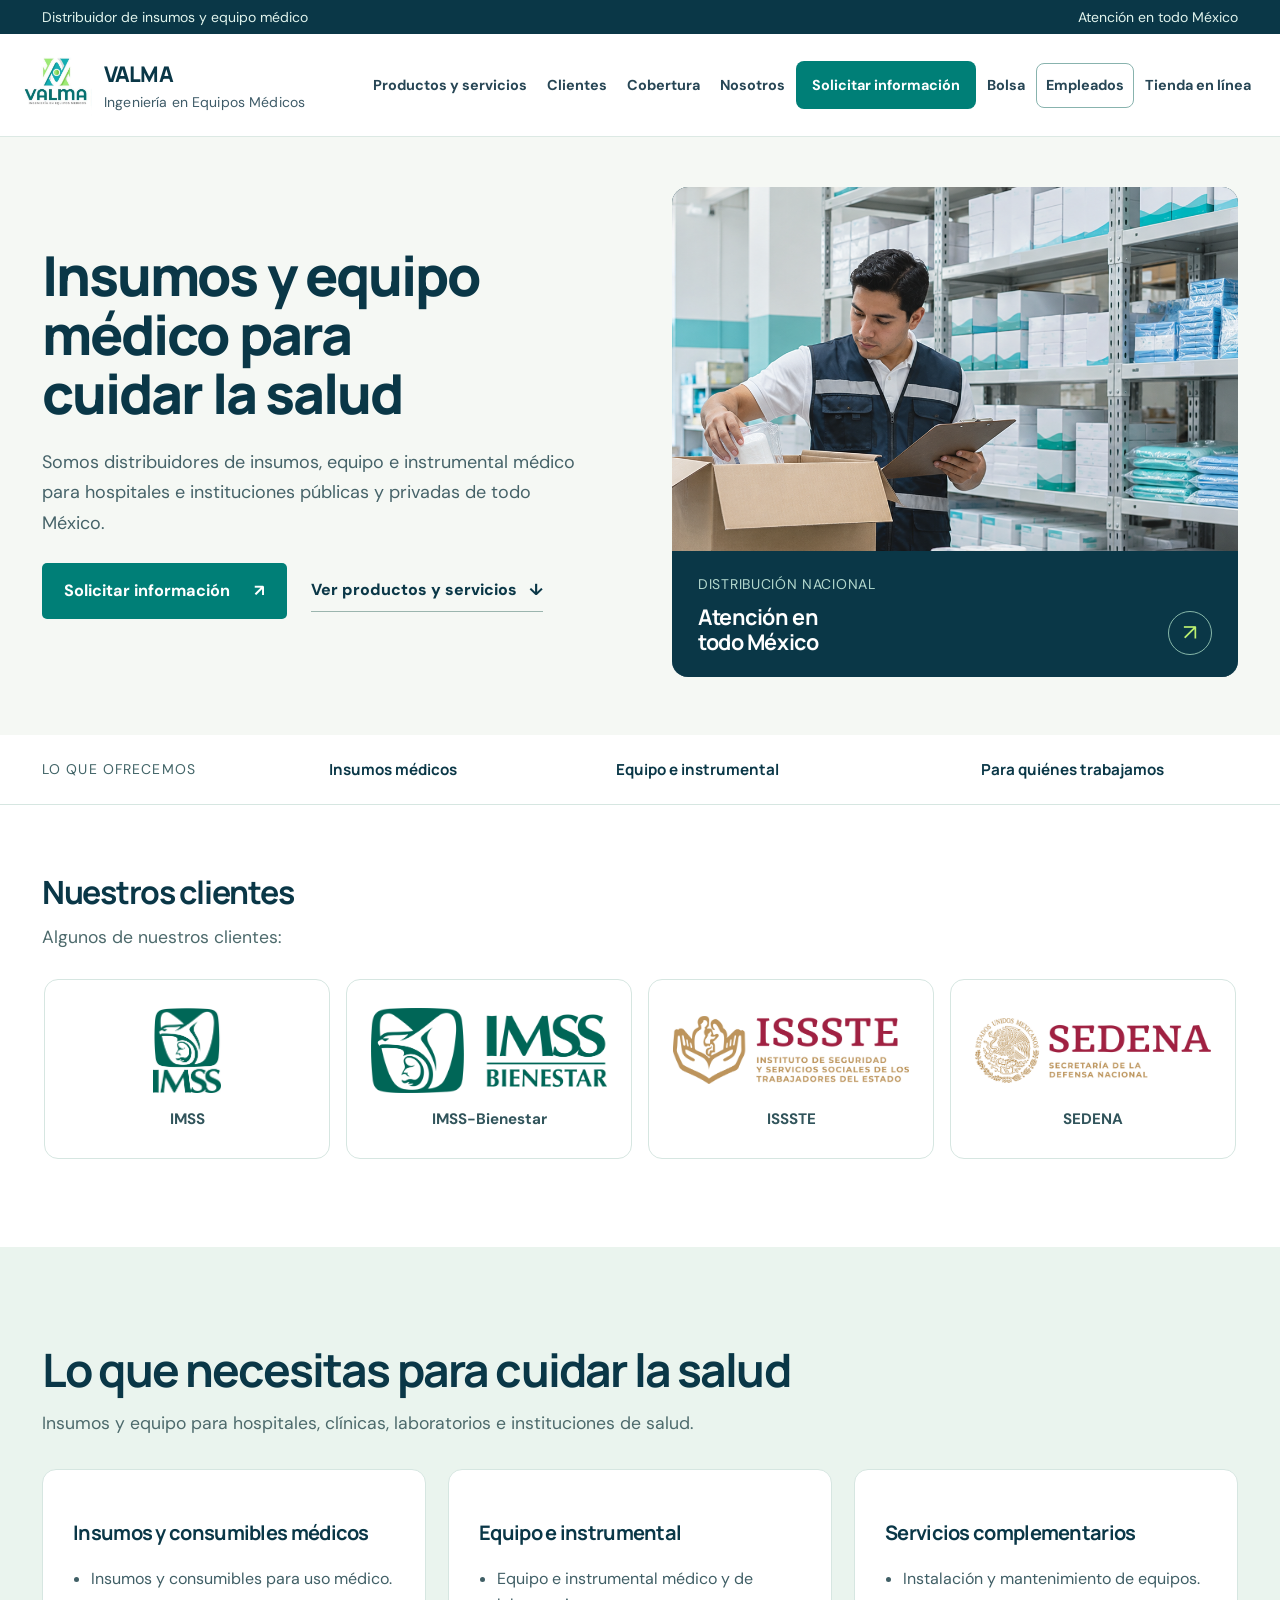
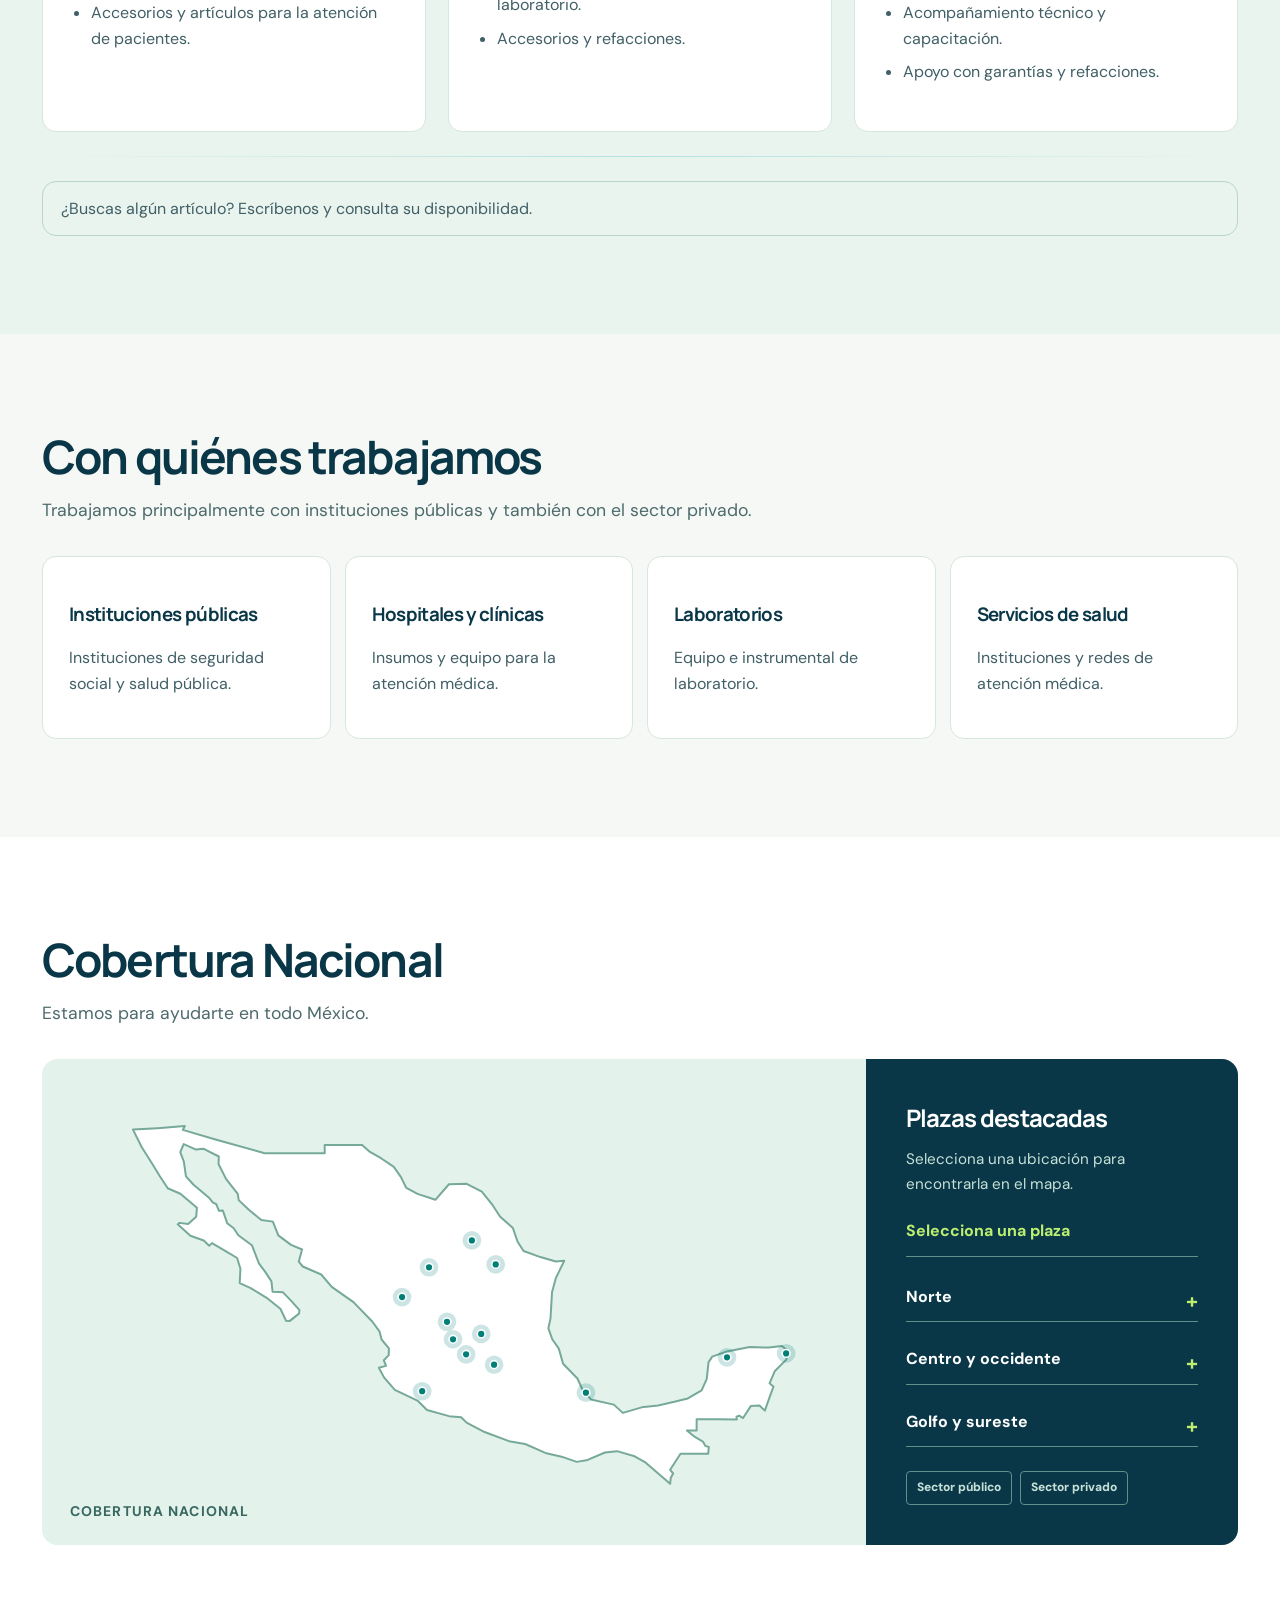
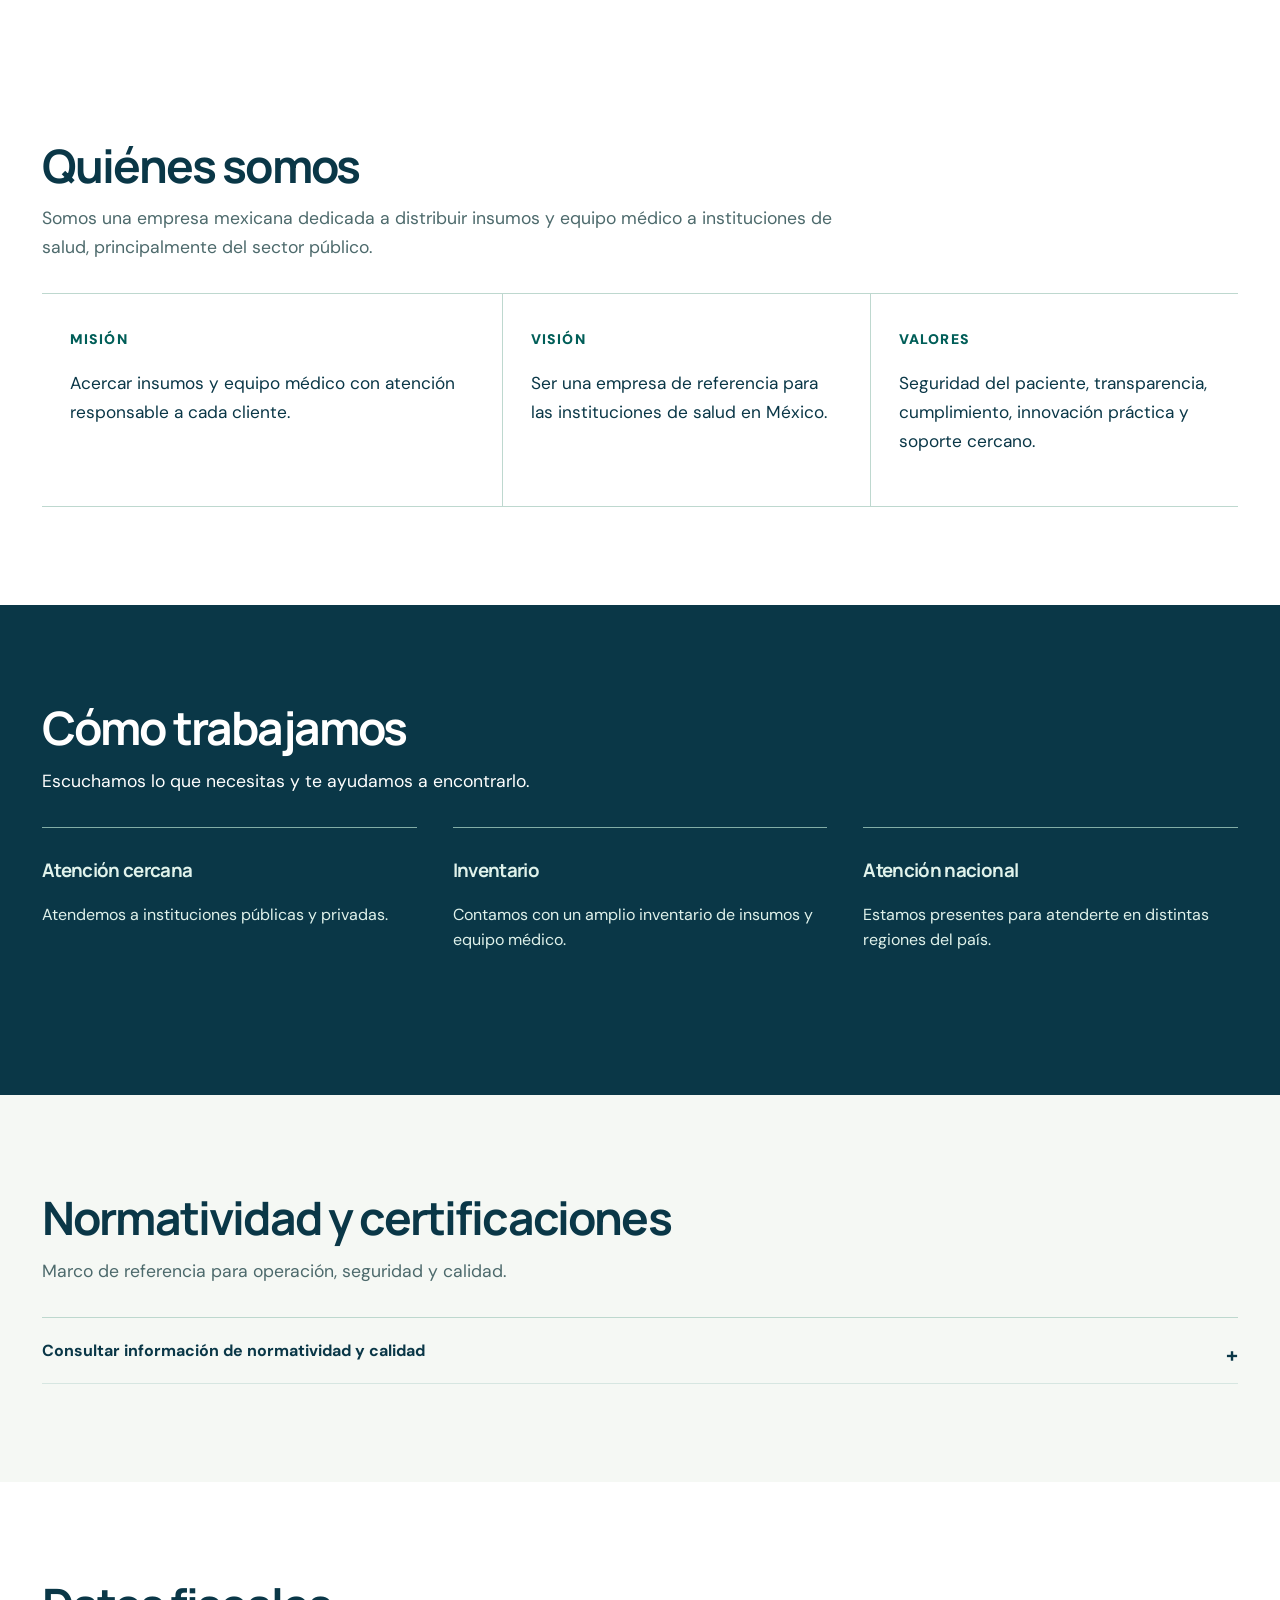
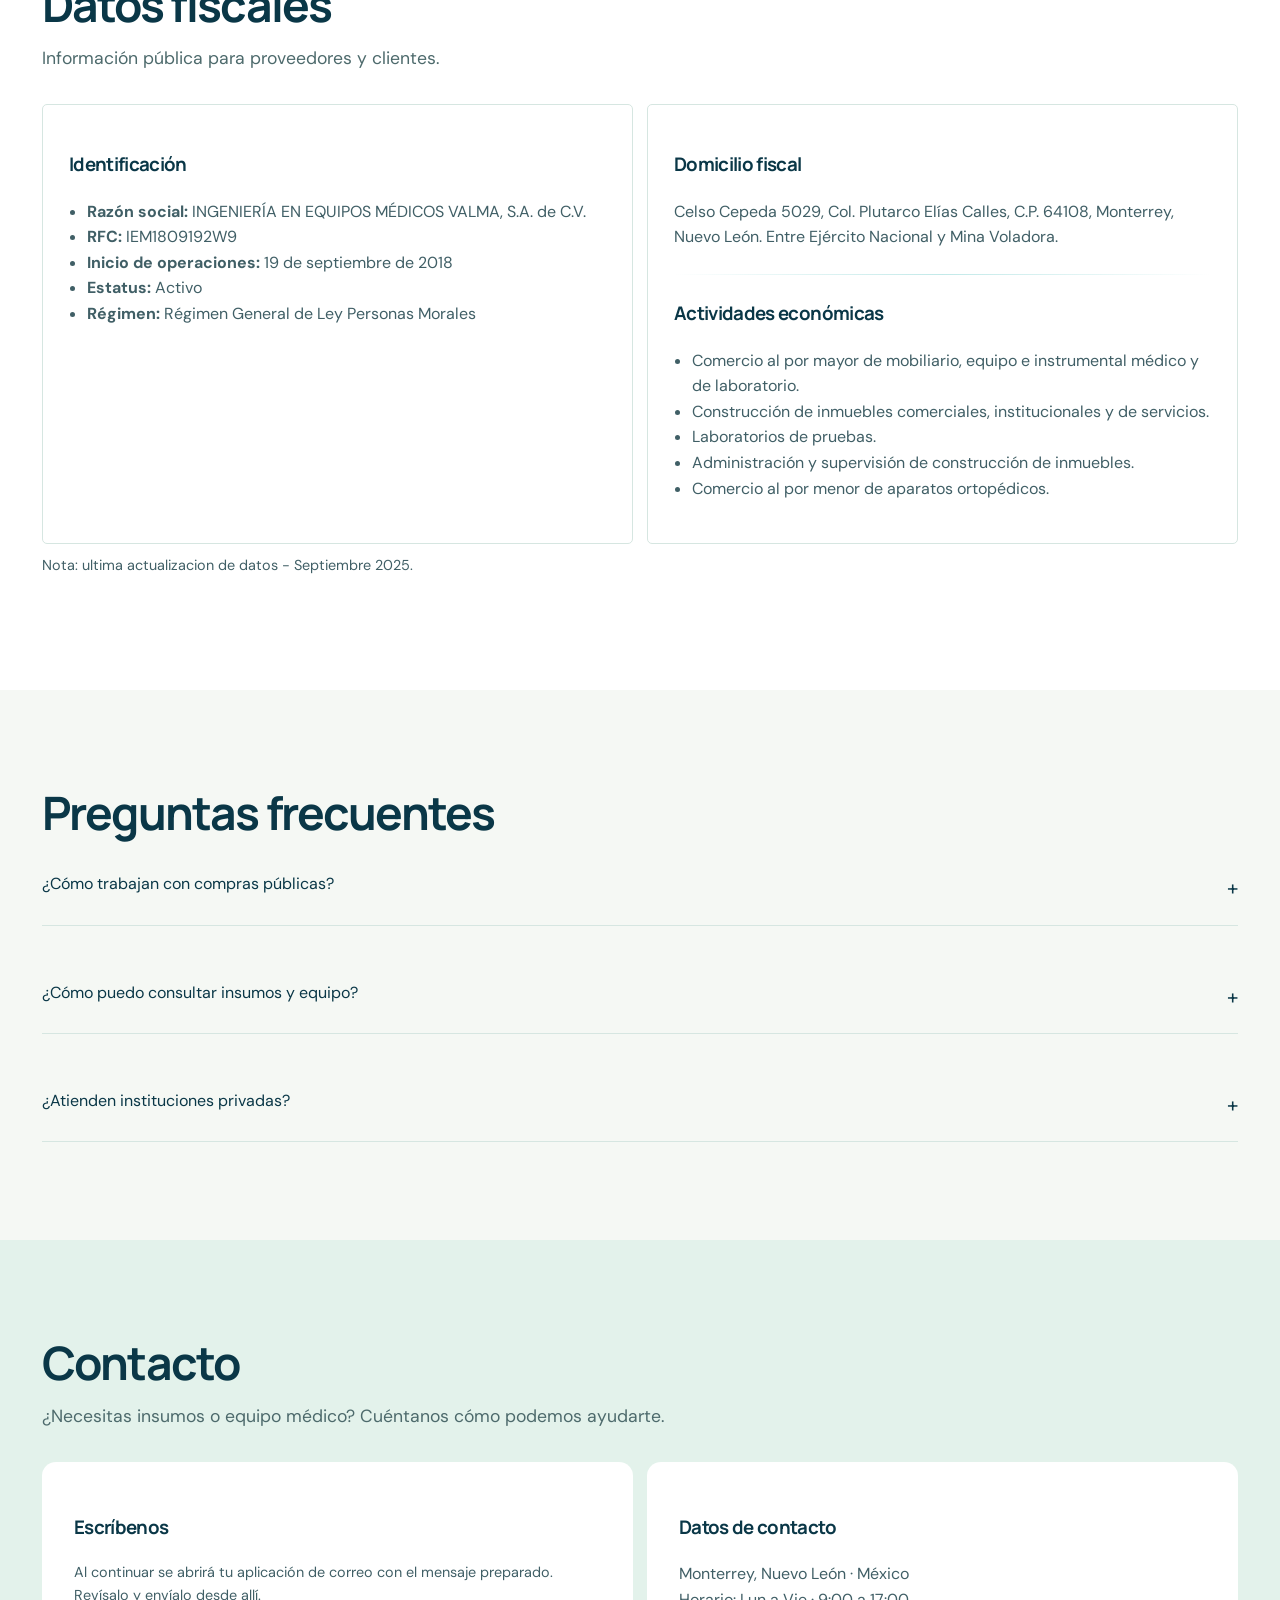
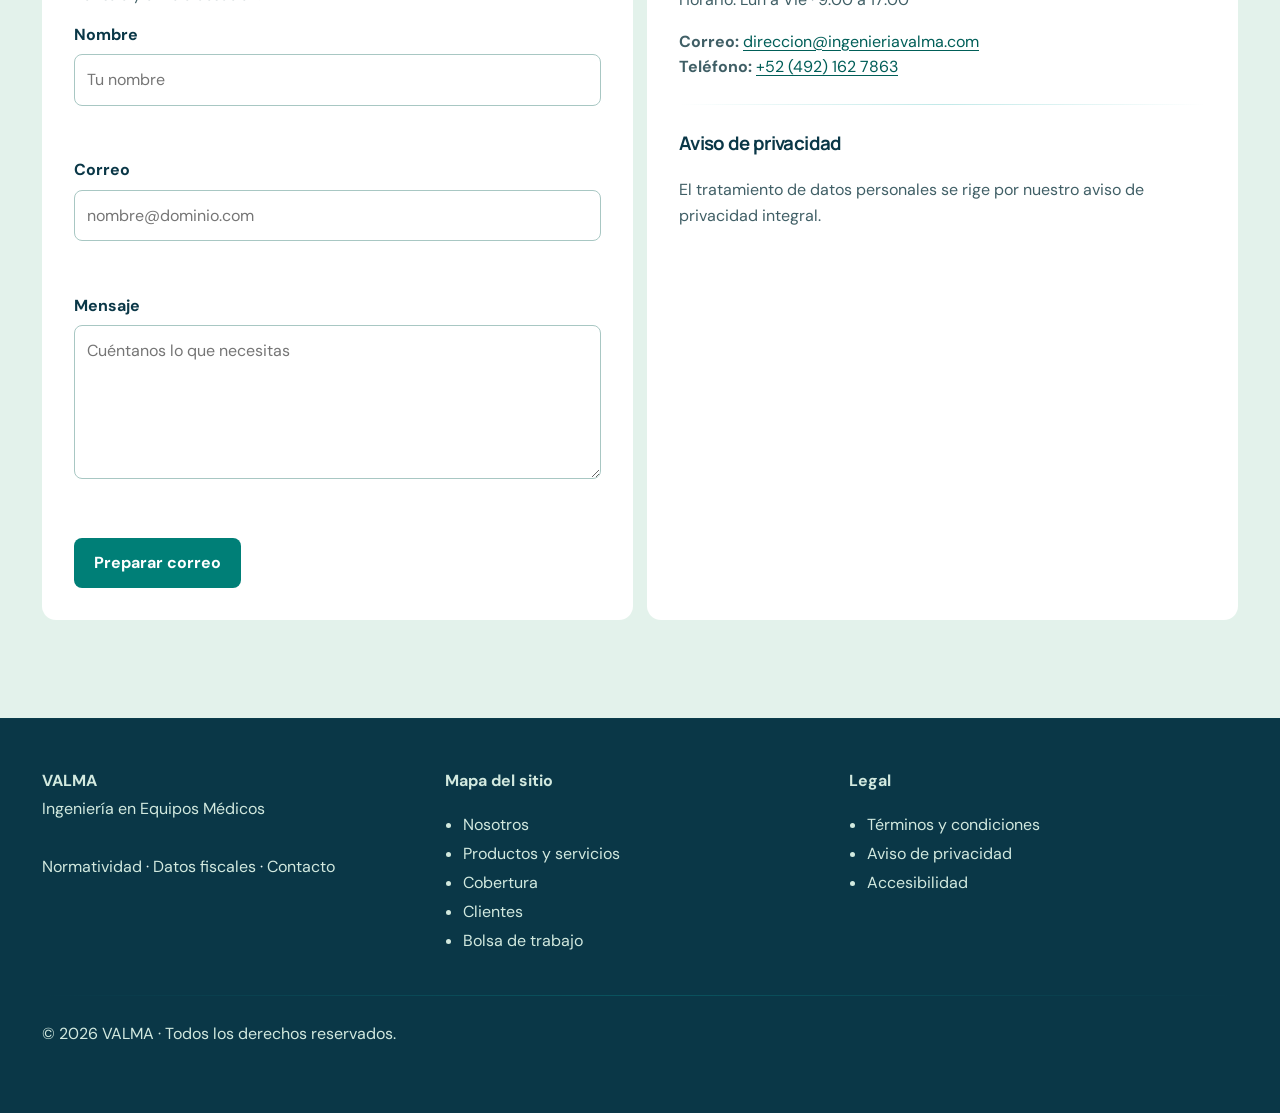
<file: index.html>
<!DOCTYPE html>
<html lang="es">

<head>
    <meta charset="utf-8" />
    <meta name="viewport" content="width=device-width, initial-scale=1" />
    <title>VALMA | Distribuidor de insumos y equipo médico</title>
    <link rel="canonical" href="https://ingenieriavalma.com/">
    <meta name="description"
        content="Distribuidor de insumos, equipo e instrumental médico para hospitales e instituciones de salud en todo México.">
    <link rel="preconnect" href="https://fonts.googleapis.com">
    <link rel="preconnect" href="https://fonts.gstatic.com" crossorigin>
    <style>
        :root {
            --teal-900: #0c4a4a;
            --teal-700: #0f6b6a;
            --teal-500: #0aa7a5;
            --lime-400: #6bd36b;
            --slate-900: #0b1220;
            --slate-600: #2a3550;
            --slate-100: #f4f7fb;
            --white: #ffffff;
            --radius-2xl: 22px;
            --shadow-lg: 0 22px 60px rgba(15, 23, 42, .12);
            --shadow-sm: 0 10px 20px rgba(15, 23, 42, .10);
            --anchor-offset: 110px;
            /* altura del header para corregir anclas */
        }

        * {
            box-sizing: border-box
        }

        html,
        body {
            margin: 0;
            padding: 0;
            font-family: "DM Sans", system-ui, Segoe UI, Roboto, Helvetica, Arial, sans-serif;
            background: var(--slate-100);
            color: #10222f
        }

        a {
            text-decoration: none;
            color: inherit
        }

        img {
            max-width: 100%;
            display: block
        }

        ul {
            padding-left: 18px
        }

        .wrap {
            max-width: 1260px;
            margin: auto;
            padding: 0 22px
        }

        .muted {
            color: #587380
        }

        .accent {
            color: var(--teal-700)
        }

        .divider {
            height: 1px;
            background: linear-gradient(90deg, rgba(10, 167, 165, 0), rgba(10, 167, 165, .25), rgba(10, 167, 165, 0));
            margin: 24px 0
        }

        /* Offset anclas */
        [id] {
            scroll-margin-top: var(--anchor-offset);
        }

        /* Header */
        .header {
            position: sticky;
            top: 0;
            z-index: 60;
            background: rgba(255, 255, 255, .75);
            backdrop-filter: blur(10px);
            border-bottom: 1px solid rgba(15, 107, 106, .08)
        }

        .nav {
            display: flex;
            align-items: center;
            justify-content: space-between;
            padding: 14px 0
        }

        .brand {
            display: flex;
            align-items: center;
            gap: 12px
        }

        .brand img {
            width: 46px;
            height: 46px;
            object-fit: contain;
            filter: drop-shadow(0 6px 10px rgba(0, 0, 0, .08))
        }

        .brand .title {
            font-weight: 900;
            letter-spacing: .3px;
            color: var(--teal-700);
            font-size: 1.22rem
        }

        .tag {
            font-size: .75rem;
            color: #3e5b68
        }

        .menu {
            display: flex;
            gap: 12px;
            flex-wrap: wrap
        }

        .menu a {
            padding: 8px 10px;
            font-size: .95rem;
            border-radius: 12px;
            font-weight: 800;
            color: #274655
        }

        .menu a:hover {
            background: rgba(10, 167, 165, .08)
        }

        .cta {
            background: linear-gradient(135deg, var(--teal-500), var(--teal-700));
            color: #fff;
            padding: 10px 16px;
            border-radius: 14px;
            font-weight: 900;
            box-shadow: var(--shadow-sm)
        }

        .ghost {
            border: 2px solid rgba(15, 107, 106, .25);
            padding: 9px 14px;
            border-radius: 14px;
            font-weight: 800;
            color: var(--teal-700)
        }

        /* Banner legal mini */
        .topnote {
            background: #e9f7f7;
            border-bottom: 1px solid rgba(15, 107, 106, .12);
            padding: 6px 0;
            font-size: .9rem;
            color: #30555f
        }

        /* Hero */
        .hero {
            position: relative;
            overflow: hidden;
            background: radial-gradient(1200px 500px at 10% -10%, rgba(107, 211, 107, .25), transparent), radial-gradient(1200px 600px at 110% -20%, rgba(10, 167, 165, .25), transparent), linear-gradient(180deg, #ffffff 0%, #eef7f7 100%);
        }

        .hero .wrap {
            display: grid;
            grid-template-columns: 1.1fr .9fr;
            gap: 40px;
            align-items: center;
            padding: 80px 22px
        }

        .pill {
            display: inline-flex;
            align-items: center;
            gap: 8px;
            padding: 8px 12px;
            border-radius: 999px;
            background: rgba(10, 167, 165, .1);
            color: var(--teal-700);
            font-weight: 900
        }

        .hero h1 {
            margin: 14px 0 12px;
            font-weight: 900;
            line-height: 1.05;
            font-size: clamp(2.3rem, 4.6vw, 3.4rem);
            color: var(--teal-900)
        }

        .hero p {
            margin: 0 0 24px;
            color: #375361;
            font-size: 1.1rem
        }

        .buttons {
            display: flex;
            gap: 12px;
            flex-wrap: wrap
        }

        .buttons .cta,
        .buttons .ghost {
            padding: 12px 18px;
            font-size: 1.02rem
        }

        /* Sections */
        section {
            padding: 70px 0
        }

        h2.section-title {
            font-size: clamp(1.6rem, 2.6vw, 2.2rem);
            margin: 0 0 10px;
            color: var(--teal-900)
        }

        p.section-sub {
            margin: 0 0 22px;
            color: #3a5663
        }

        .grid {
            display: grid;
            gap: 22px
        }

        .grid-2 {
            display: grid;
            gap: 22px
        }

        .grid-3 {
            display: grid;
            gap: 22px
        }

        .grid-4 {
            display: grid;
            gap: 22px
        }

        @media(min-width:900px) {
            .grid-2 {
                grid-template-columns: repeat(2, 1fr)
            }

            .grid-3 {
                grid-template-columns: repeat(3, 1fr)
            }

            .grid-4 {
                grid-template-columns: repeat(4, 1fr)
            }

            .hero .wrap {
                padding: 100px 22px
            }
        }

        /* Cards & chips */
        .card {
            background: #fff;
            border: 1px solid rgba(15, 107, 106, .12);
            border-radius: var(--radius-2xl);
            padding: 20px;
            box-shadow: var(--shadow-lg)
        }

        .card:hover {
            transform: translateY(-2px);
            transition: .25s
        }

        .chip {
            display: inline-flex;
            align-items: center;
            gap: 8px;
            background: rgba(10, 167, 165, .08);
            border: 1px solid rgba(10, 167, 165, .16);
            color: var(--teal-700);
            padding: 6px 10px;
            border-radius: 999px;
            font-weight: 900;
            font-size: .85rem
        }

        /* Reveal */
        .reveal {
            opacity: 0;
            transform: translateY(16px);
            transition: opacity .6s ease, transform .6s ease
        }

        .reveal.show {
            opacity: 1;
            transform: none
        }

        /* Table */
        table {
            width: 100%;
            border-collapse: collapse
        }

        th,
        td {
            padding: 10px 12px;
            border-bottom: 1px solid #e7eef3;
            text-align: left
        }

        th {
            background: #f7fbfb;
            font-weight: 900;
            color: #2a4f5b
        }

        /* Map */
        .mapCard {
            background: #fff;
            border: 1px solid rgba(15, 107, 106, .12);
            border-radius: 20px;
            box-shadow: var(--shadow-lg);
            padding: 16px
        }

        .mapWrap {
            position: relative;
            width: 100%;
            aspect-ratio: 16/9;
            overflow: hidden;
            border-radius: 14px;
            background: #f3fbfb
        }

        .mapWrap img {
            position: absolute;
            inset: 0;
            width: 100%;
            height: 100%;
            object-fit: contain;
            pointer-events: none;
            user-select: none
        }

        .pin {
            position: absolute;
            width: 12px;
            height: 12px;
            border-radius: 999px;
            background: var(--teal-500);
            box-shadow: none
        }

        .pin::after {
            content: "";
            position: absolute;
            inset: -8px;
            border: 2px solid var(--teal-500);
            border-radius: 999px;
            opacity: .6;
            animation: pulse 1.8s infinite
        }

        @keyframes pulse {
            0% {
                transform: scale(.6);
                opacity: .8
            }

            70% {
                transform: scale(1.4);
                opacity: 0
            }

            100% {
                opacity: 0
            }
        }

        .pin label {
            position: absolute;
            top: 14px;
            left: 10px;
            background: rgba(12, 74, 74, .9);
            color: #fff;
            padding: 4px 8px;
            border-radius: 10px;
            font-size: .8rem;
            white-space: nowrap
        }

        

        .legend {
            display: flex;
            gap: 8px;
            flex-wrap: wrap;
            margin-top: 10px;
            color: #375361
        }

        .legend span {
            background: rgba(10, 167, 165, .08);
            border: 1px solid rgba(10, 167, 165, .18);
            padding: 6px 10px;
            border-radius: 999px;
            font-weight: 800;
            color: var(--teal-700)
        }

        /* FAQ */
        details {
            border: 1px dashed rgba(15, 107, 106, .2);
            border-radius: 14px;
            padding: 12px;
            background: #fff
        }

        details+details {
            margin-top: 12px
        }

        summary {
            cursor: pointer;
            font-weight: 900;
            color: var(--teal-900);
            list-style: none
        }

        summary::-webkit-details-marker {
            display: none
        }

        /* Bloqueo móvil/tablet (solo escritorio) */
        .blocker {
            position: fixed;
            inset: 0;
            background: rgba(11, 18, 32, .92);
            color: #fff;
            display: none;
            align-items: center;
            justify-content: center;
            z-index: 9999;
            padding: 24px;
            text-align: center
        }

        .blocker .card {
            max-width: 620px;
            background: rgba(255, 255, 255, .06);
            border: 1px solid rgba(255, 255, 255, .18);
            backdrop-filter: blur(8px);
            border-radius: 18px;
            padding: 22px
        }

        .blocker h2 {
            margin: 0 0 8px
        }

        @media (max-width: 1024px) {
            .blocker {
                display: flex
            }

            body {
                overflow: hidden
            }
        }

        @media (prefers-reduced-motion: reduce) {
            * {
                animation: none !important;
                transition: none !important
            }
        }
    </style>
    <link rel="stylesheet" href="valma.css">
</head>

<body class="page-home">
    <a class="skip-link" href="#contenido">Saltar al contenido</a>
    <!-- Aviso superior (legal/servicio) -->
    <div class="topnote">
        <div class="wrap" style="display:flex;gap:10px;justify-content:space-between;align-items:center">
            <span class="muted">Distribuidor de insumos y equipo médico</span>
            <span class="muted">Atención en todo México</span>
        </div>
    </div>

    <!-- Header -->
    <header class="header">
        <div class="wrap nav">
            <a class="brand" href="#top" aria-label="Inicio VALMA">
                <img src="logovalma.jpg" alt="VALMA Logo" />
                <div>
                    <div class="title">VALMA</div>
                    <div class="tag">Ingeniería en Equipos Médicos</div>
                </div>
            </a>
            <div class="mobile-actions"><a href="#contacto">Contacto</a><button type="button" id="menu-toggle" aria-expanded="false" aria-controls="main-menu">Menú</button></div>
            <nav class="menu" id="main-menu" aria-label="Navegación principal">
                <a href="#servicios">Productos y servicios</a>
                <a href="#casos">Clientes</a>
                <a href="#cobertura">Cobertura</a>
                <a href="#nosotros">Nosotros</a>
                <a href="#contacto" class="cta nav-contact">Solicitar información</a>
                <!-- Quitados del menú: Sectores, Casos, Normatividad, Datos fiscales -->
                <a href="bolsa.html">Bolsa</a>
                <a href="empleados.html" class="ghost">Empleados</a>
                <a href="tienda.html">Tienda en línea</a>
            </nav>
        </div>
    </header>

    <main id="contenido">
    <!-- Hero -->
    <section class="hero" id="top">
        <div class="wrap">
            <div class="hero-copy">
                <h1>Insumos y equipo médico para cuidar la salud</h1>
                <p>Somos distribuidores de insumos, equipo e instrumental médico para hospitales e instituciones públicas y privadas de todo México.</p>
                <div class="buttons">
                    <a href="#contacto" class="cta">Solicitar información <span aria-hidden="true">↗</span></a>
                    <a href="#servicios" class="hero-contact">Ver productos y servicios <span aria-hidden="true">↓</span></a>
                </div>
            </div>
            <div class="hero-visual">
                <img src="valma-insumos.png" alt="Imagen ilustrativa generada de un espacio de distribución de insumos médicos">
                <div class="hero-caption"><span>Distribución nacional</span><strong>Atención en<br>todo México</strong><a href="#cobertura" aria-label="Ver cobertura nacional">↗</a></div>
            </div>
        </div>
    </section>

    <div class="service-band" aria-label="Áreas de servicio">
        <div class="wrap"><span>Lo que ofrecemos</span><a href="#servicios">Insumos médicos</a><a href="#servicios">Equipo e instrumental</a><a href="#sectores">Para quiénes trabajamos</a></div>
    </div>

    <!-- Clientes -->
    <section id="casos" style="background:#fff">
        <div class="wrap">
            <div class="clients-header">
                <div>
                    <h2 class="section-title">Nuestros clientes</h2>
                    <p class="section-sub">Algunos de nuestros clientes:</p>
                </div>
                <div class="clients-controls" aria-label="Controles del carrusel" hidden>
                    <button type="button" class="clients-arrow" data-direction="prev" aria-label="Ver clientes anteriores" aria-controls="clients-list"><svg viewBox="0 0 24 24" fill="none" stroke="currentColor" stroke-width="1.8" aria-hidden="true"><path d="M15 18l-6-6 6-6"/></svg></button>
                    <button type="button" class="clients-arrow" data-direction="next" aria-label="Ver más clientes" aria-controls="clients-list"><svg viewBox="0 0 24 24" fill="none" stroke="currentColor" stroke-width="1.8" aria-hidden="true"><path d="M9 6l6 6-6 6"/></svg></button>
                </div>
            </div>
            <div class="clients-track" id="clients-list" role="region" aria-label="Clientes de VALMA" tabindex="0">
                <div class="client-tile"><img src="assets/clientes/imss.png" alt="IMSS" loading="lazy" width="556" height="700"><span>IMSS</span></div>
                <div class="client-tile"><img src="assets/clientes/imss-bienestar.png" alt="IMSS-Bienestar" loading="lazy" width="1200" height="431"><span>IMSS-Bienestar</span></div>
                <div class="client-tile"><img src="assets/clientes/issste.png" alt="ISSSTE" loading="lazy" width="1200" height="345"><span>ISSSTE</span></div>
                <div class="client-tile"><img src="assets/clientes/sedena.png" alt="SEDENA" loading="lazy" width="1200" height="328"><span>SEDENA</span></div>
            </div>
        </div>
    </section>

    <!-- Servicios -->
    <section id="servicios">
        <div class="wrap">
            <h2 class="section-title">Lo que necesitas para cuidar la salud</h2>
            <p class="section-sub">Insumos y equipo para hospitales, clínicas, laboratorios e instituciones de salud.</p>
            <div class="grid-3">
                <div class="card reveal">
                    <h3>Insumos y consumibles médicos</h3>
                    <ul class="muted">
                        <li>Insumos y consumibles para uso médico.</li>
                        <li>Accesorios y artículos para la atención de pacientes.</li>
                    </ul>
                </div>
                <div class="card reveal">
                    <h3>Equipo e instrumental</h3>
                    <ul class="muted">
                        <li>Equipo e instrumental médico y de laboratorio.</li>
                        <li>Accesorios y refacciones.</li>
                    </ul>
                </div>
                <div class="card reveal">
                    <h3>Servicios complementarios</h3>
                    <ul class="muted">
                        <li>Instalación y mantenimiento de equipos.</li>
                        <li>Acompañamiento técnico y capacitación.</li>
                        <li>Apoyo con garantías y refacciones.</li>
                    </ul>
                </div>
            </div>
            <div class="divider"></div>
            <div class="card reveal" style="padding:14px 18px">
                <p class="muted" style="margin:0">¿Buscas algún artículo? Escríbenos y consulta su disponibilidad.</p>
            </div>
        </div>
    </section>

    <!-- Sectores atendidos (sin botón en el menú) -->
    <section id="sectores">
        <div class="wrap">
            <h2 class="section-title">Con quiénes trabajamos</h2>
            <p class="section-sub">Trabajamos principalmente con instituciones públicas y también con el sector privado.</p>
            <div class="grid-4">
                <div class="card reveal">
                    <h3>Instituciones públicas</h3>
                    <p class="muted">Instituciones de seguridad social y salud pública.</p>
                </div>
                <div class="card reveal">
                    <h3>Hospitales y clínicas</h3>
                    <p class="muted">Insumos y equipo para la atención médica.</p>
                </div>
                <div class="card reveal">
                    <h3>Laboratorios</h3>
                    <p class="muted">Equipo e instrumental de laboratorio.</p>
                </div>
                <div class="card reveal">
                    <h3>Servicios de salud</h3>
                    <p class="muted">Instituciones y redes de atención médica.</p>
                </div>
            </div>
        </div>
    </section>

    <!-- Cobertura nacional con mapa -->
    <section id="cobertura" style="background:#fff">
        <div class="wrap">
            <h2 class="section-title">Cobertura Nacional</h2>
            <p class="section-sub">Estamos para ayudarte en todo México.</p>
            <div class="coverage-layout">
                <div class="coverage-map" aria-hidden="true">
                    <svg viewBox="0 0 960 520" xmlns="http://www.w3.org/2000/svg" aria-hidden="true">
                        <!-- Mexico geometry: Natural Earth 1:110m, public domain. -->
                        <path class="coverage-land" fill-rule="evenodd" d="M68.0,39.3 L99.5,37.4 L134.6,34.6 L132.0,39.6 L173.9,51.9 L237.0,69.6 L292.1,69.5 L314.1,69.5 L314.1,59.0 L362.1,59.0 L372.2,68.0 L386.4,76.0 L402.8,87.1 L412.0,100.3 L418.9,114.2 L433.2,121.8 L456.2,129.4 L473.6,109.4 L496.3,108.9 L515.8,119.0 L529.7,136.3 L539.3,151.1 L555.6,165.5 L561.7,183.2 L569.4,195.1 L591.0,202.9 L610.7,208.5 L621.5,207.7 L610.8,229.9 L605.9,248.1 L603.9,281.9 L601.2,294.3 L606.0,308.0 L614.6,320.4 L620.1,339.9 L638.5,358.8 L645.0,373.2 L655.8,385.6 L685.2,392.3 L696.7,402.9 L721.0,395.8 L742.1,393.3 L762.8,388.7 L780.2,384.4 L797.9,374.1 L804.5,359.3 L806.7,338.1 L811.5,330.7 L830.3,324.1 L859.6,318.3 L884.1,319.1 L900.9,317.0 L907.5,322.4 L906.6,334.5 L891.7,349.5 L885.1,364.9 L890.2,369.3 L886.1,380.2 L879.1,400.0 L872.1,393.5 L866.3,393.9 L861.0,394.2 L851.1,409.5 L846.1,406.5 L842.7,407.7 L843.0,411.4 L817.3,411.1 L791.5,411.1 L791.5,425.4 L779.0,425.4 L789.3,433.8 L799.5,439.7 L802.6,445.2 L807.1,446.7 L806.4,455.3 L770.8,455.4 L757.5,476.0 L761.4,480.7 L758.2,486.6 L757.5,494.0 L726.2,466.8 L711.9,458.6 L689.3,452.0 L673.8,453.8 L651.6,463.3 L637.6,465.8 L618.1,459.1 L597.3,454.3 L571.4,442.8 L550.7,439.2 L519.3,427.5 L496.2,415.4 L489.2,408.6 L473.7,407.1 L445.4,399.1 L433.8,387.6 L404.1,373.3 L390.2,357.3 L383.6,345.0 L392.8,342.6 L390.0,335.4 L396.3,328.8 L396.5,320.1 L387.1,308.7 L384.6,298.7 L375.4,285.9 L351.0,260.8 L323.1,241.1 L309.6,225.3 L285.9,215.0 L280.8,208.8 L285.0,193.2 L270.9,187.3 L254.5,175.1 L247.6,157.4 L232.7,155.4 L216.7,142.1 L203.7,129.8 L202.5,121.9 L187.6,102.8 L177.8,83.5 L178.2,73.8 L158.2,63.8 L148.9,64.9 L133.1,57.9 L128.7,68.2 L133.3,80.3 L136.0,99.3 L145.4,109.7 L166.0,127.1 L170.6,133.0 L174.8,134.8 L178.4,143.5 L183.4,143.2 L188.9,159.4 L197.3,165.9 L203.2,174.8 L220.6,187.7 L229.8,211.2 L238.0,222.2 L245.7,234.1 L247.2,247.4 L260.6,248.2 L271.7,259.7 L281.7,271.0 L281.1,275.5 L269.4,284.8 L264.5,284.7 L257.2,269.3 L239.1,254.9 L219.1,242.7 L205.0,236.3 L205.9,217.8 L201.7,204.1 L188.5,196.3 L169.4,185.0 L165.8,188.3 L158.8,181.7 L141.7,175.6 L125.4,160.9 L127.4,159.0 L138.8,160.4 L149.1,151.0 L150.1,139.6 L128.8,121.6 L112.6,114.6 L102.3,98.8 L92.1,82.2 L79.3,62.0 L68.0,39.3 Z"/>
                        <g class="coverage-marker" data-place="0" transform="translate(533.6 212.3)" aria-hidden="true"><circle class="marker-halo" r="12"/><circle class="marker-core" r="5"/></g><g class="coverage-marker" data-place="1" transform="translate(448.0 216.0)" aria-hidden="true"><circle class="marker-halo" r="12"/><circle class="marker-core" r="5"/></g><g class="coverage-marker" data-place="2" transform="translate(503.0 181.5)" aria-hidden="true"><circle class="marker-halo" r="12"/><circle class="marker-core" r="5"/></g><g class="coverage-marker" data-place="3" transform="translate(471.1 286.0)" aria-hidden="true"><circle class="marker-halo" r="12"/><circle class="marker-core" r="5"/></g><g class="coverage-marker" data-place="4" transform="translate(478.8 308.4)" aria-hidden="true"><circle class="marker-halo" r="12"/><circle class="marker-core" r="5"/></g><g class="coverage-marker" data-place="5" transform="translate(531.5 341.1)" aria-hidden="true"><circle class="marker-halo" r="12"/><circle class="marker-core" r="5"/></g><g class="coverage-marker" data-place="6" transform="translate(439.2 375.1)" aria-hidden="true"><circle class="marker-halo" r="12"/><circle class="marker-core" r="5"/></g><g class="coverage-marker" data-place="7" transform="translate(830.5 331.6)" aria-hidden="true"><circle class="marker-halo" r="12"/><circle class="marker-core" r="5"/></g><g class="coverage-marker" data-place="8" transform="translate(906.4 326.6)" aria-hidden="true"><circle class="marker-halo" r="12"/><circle class="marker-core" r="5"/></g><g class="coverage-marker" data-place="9" transform="translate(649.4 376.9)" aria-hidden="true"><circle class="marker-halo" r="12"/><circle class="marker-core" r="5"/></g><g class="coverage-marker" data-place="10" transform="translate(413.4 254.2)" aria-hidden="true"><circle class="marker-halo" r="12"/><circle class="marker-core" r="5"/></g><g class="coverage-marker" data-place="11" transform="translate(515.0 301.5)" aria-hidden="true"><circle class="marker-halo" r="12"/><circle class="marker-core" r="5"/></g><g class="coverage-marker" data-place="12" transform="translate(495.6 327.7)" aria-hidden="true"><circle class="marker-halo" r="12"/><circle class="marker-core" r="5"/></g>
                    </svg>
                    <span class="map-caption">Cobertura nacional</span>
                </div>
                <div class="coverage-panel">
                    <h3>Plazas destacadas</h3>
                    <p>Selecciona una ubicación para encontrarla en el mapa.</p>
                    <p class="coverage-selection" aria-live="polite">Selecciona una plaza</p>
                    <details class="coverage-group"><summary>Norte</summary><ul class="coverage-places" aria-label="Plazas del norte"><li><button type="button" class="coverage-place" data-place="0" aria-pressed="false">Monterrey</button></li>
<li><button type="button" class="coverage-place" data-place="1" aria-pressed="false">Torreón</button></li>
<li><button type="button" class="coverage-place" data-place="2" aria-pressed="false">Monclova</button></li>
<li><button type="button" class="coverage-place" data-place="10" aria-pressed="false">Durango</button></li></ul></details>
                    <details class="coverage-group"><summary>Centro y occidente</summary><ul class="coverage-places" aria-label="Plazas del centro y occidente">
<li><button type="button" class="coverage-place" data-place="3" aria-pressed="false">Zacatecas</button></li>
<li><button type="button" class="coverage-place" data-place="4" aria-pressed="false">Aguascalientes</button></li>
<li><button type="button" class="coverage-place" data-place="5" aria-pressed="false">Querétaro</button></li>
<li><button type="button" class="coverage-place" data-place="6" aria-pressed="false">Colima</button></li>
<li><button type="button" class="coverage-place" data-place="11" aria-pressed="false">San Luis Potosí</button></li>
<li><button type="button" class="coverage-place" data-place="12" aria-pressed="false">León</button></li></ul></details>
                    <details class="coverage-group"><summary>Golfo y sureste</summary><ul class="coverage-places" aria-label="Plazas del golfo y sureste">
<li><button type="button" class="coverage-place" data-place="7" aria-pressed="false">Yucatán</button></li>
<li><button type="button" class="coverage-place" data-place="8" aria-pressed="false">Cancún</button></li>
<li><button type="button" class="coverage-place" data-place="9" aria-pressed="false">Veracruz</button></li></ul></details>
                    <div class="legend"><span>Sector público</span><span>Sector privado</span></div>
                </div>
            </div>
        </div>
    </section>

    <!-- Nosotros -->
    <section id="nosotros">
        <div class="wrap">
            <h2 class="section-title">Quiénes somos</h2>
            <p class="section-sub">Somos una empresa mexicana dedicada a distribuir insumos y equipo médico a instituciones de salud, principalmente del sector público.</p>
            <div class="grid-3">
                <div class="card reveal"><span class="chip">Misión</span>
                    <p>Acercar insumos y equipo médico con atención responsable a cada cliente.</p>
                </div>
                <div class="card reveal"><span class="chip">Visión</span>
                    <p>Ser una empresa de referencia para las instituciones de salud en México.</p>
                </div>
                <div class="card reveal"><span class="chip">Valores</span>
                    <p>Seguridad del paciente, transparencia, cumplimiento, innovación práctica y soporte cercano.</p>
                </div>
            </div>
        </div>
    </section>

    <!-- Cómo trabajamos + KPIs -->
    <section id="valores" style="background:#fff">
        <div class="wrap">
            <h2 class="section-title">Cómo trabajamos</h2>
            <p class="section-sub">Escuchamos lo que necesitas y te ayudamos a encontrarlo.</p>
            <div class="grid-3">
                <div class="card reveal">
                    <h3 class="accent" style="margin:0 0 6px">Atención cercana</h3>
                    <p class="muted">Atendemos a instituciones públicas y privadas.</p>
                </div>
                <div class="card reveal">
                    <h3 class="accent" style="margin:0 0 6px">Inventario</h3>
                    <p class="muted">Contamos con un amplio inventario de insumos y equipo médico.</p>
                </div>
                <div class="card reveal">
                    <h3 class="accent" style="margin:0 0 6px">Atención nacional</h3>
                    <p class="muted">Estamos presentes para atenderte en distintas regiones del país.</p>
                </div>
            </div>
        </div>
    </section>

    <!-- Normatividad y certificaciones (sin botón en el menú) -->
    <section id="normas">
        <div class="wrap">
            <h2 class="section-title">Normatividad y certificaciones</h2>
            <p class="section-sub">Marco de referencia para operación, seguridad y calidad.</p>
            <details class="standards-details">
                <summary>Consultar información de normatividad y calidad</summary>
            <div class="grid-3">
                <div class="card reveal">
                    <h3>Reglamento</h3>
                    <ul class="muted">
                        <li>LAASSP y Ley de Obra Pública</li>
                        <li>Lineamientos de compras</li>
                        <li>Buenas prácticas de instalación</li>
                    </ul>
                </div>
                <div class="card reveal">
                    <h3>Calidad</h3>
                    <ul class="muted">
                        <li>Gestión de registros y trazabilidad</li>
                        <li>Bitácoras digitales</li>
                        <li>Reportes ejecutivos</li>
                    </ul>
                </div>
                <div class="card reveal">
                    <h3>Seguridad</h3>
                    <ul class="muted">
                        <li>Pruebas eléctricas y de funcionamiento</li>
                        <li>Protocolos de validación (IQ/OQ/PQ)</li>
                        <li>Capacitación documentada</li>
                    </ul>
                </div>
            </div>

            <div class="divider"></div>

            <div class="card reveal">
                <h3 style="margin-top:0">Matriz de cumplimiento (resumen)</h3>
                <p class="table-hint">Desliza la tabla para ver todas las columnas.</p>
                <div class="table-scroll" role="region" aria-label="Matriz de cumplimiento" tabindex="0">
                    <table>
                        <caption class="visually-hidden">Resumen de requisitos, evidencia, periodicidad y estatus</caption>
                        <thead>
                            <tr>
                                <th>Requisito</th>
                                <th>Evidencia</th>
                                <th>Periodicidad</th>
                                <th>Estatus</th>
                            </tr>
                        </thead>
                        <tbody>
                            <tr>
                                <td>Bitácora de mantenimiento</td>
                                <td>Registro digital firmado</td>
                                <td>Mensual</td>
                                <td>Activo</td>
                            </tr>
                            <tr>
                                <td>Validación IQ/OQ/PQ</td>
                                <td>Protocolos y actas</td>
                                <td>Proyecto</td>
                                <td>Bajo demanda</td>
                            </tr>
                            <tr>
                                <td>Capacitación usuarios</td>
                                <td>Listas de asistencia</td>
                                <td>Proyecto</td>
                                <td>Activo</td>
                            </tr>
                            <tr>
                                <td>Reporte ejecutivo</td>
                                <td>KPIs y SLAs</td>
                                <td>Mensual</td>
                                <td>Activo</td>
                            </tr>
                        </tbody>
                    </table>
                </div>
            </div>
            </details>
        </div>
    </section>

    <!-- Datos fiscales (sin botón en el menú) -->
    <section id="fiscal" style="background:#fff">
        <div class="wrap">
            <h2 class="section-title">Datos fiscales</h2>
            <p class="section-sub">Información pública para proveedores y clientes.</p>
            <div class="grid-2">
                <div class="card reveal">
                    <h3>Identificación</h3>
                    <ul class="muted">
                        <li><strong>Razón social:</strong> INGENIERÍA EN EQUIPOS MÉDICOS VALMA, S.A. de C.V.</li>
                        <li><strong>RFC:</strong> IEM1809192W9</li>
                        <li><strong>Inicio de operaciones:</strong> 19 de septiembre de 2018</li>
                        <li><strong>Estatus:</strong> Activo</li>
                        <li><strong>Régimen:</strong> Régimen General de Ley Personas Morales</li>
                    </ul>
                </div>
                <div class="card reveal">
                    <h3>Domicilio fiscal</h3>
                    <p class="muted">Celso Cepeda 5029, Col. Plutarco Elías Calles, C.P. 64108, Monterrey, Nuevo León.
                        Entre Ejército Nacional y Mina Voladora.</p>
                    <div class="divider"></div>
                    <h3>Actividades económicas</h3>
                    <ul class="muted">
                        <li>Comercio al por mayor de mobiliario, equipo e instrumental médico y de laboratorio.</li>
                        <li>Construcción de inmuebles comerciales, institucionales y de servicios.</li>
                        <li>Laboratorios de pruebas.</li>
                        <li>Administración y supervisión de construcción de inmuebles.</li>
                        <li>Comercio al por menor de aparatos ortopédicos.</li>
                    </ul>
                </div>
            </div>
            <p class="muted" style="margin-top:10px;font-size:.9rem">Nota: ultima actualizacion de datos - Septiembre 2025.</p>
        </div>
    </section>

    <!-- FAQs -->
    <section id="faq">
        <div class="wrap">
            <h2 class="section-title">Preguntas frecuentes</h2>
            <div class="grid">
                <details class="reveal">
                    <summary>¿Cómo trabajan con compras públicas?</summary>
                    <p class="muted">Participamos conforme a LAASSP y lineamientos aplicables; ofrecemos fichas
                        técnicas, cartas de cumplimiento y matrices de evaluación.</p>
                </details>
                <details class="reveal">
                    <summary>¿Cómo puedo consultar insumos y equipo?</summary>
                    <p class="muted">Cuéntanos qué necesitas y revisamos la disponibilidad.</p>
                </details>
                <details class="reveal">
                    <summary>¿Atienden instituciones privadas?</summary>
                    <p class="muted">Sí. También trabajamos con hospitales, clínicas y laboratorios privados.</p>
                </details>
            </div>
        </div>
    </section>

    <!-- Contacto (solo al final) -->
    <section id="contacto" style="background:#fff">
        <div class="wrap">
            <h2 class="section-title">Contacto</h2>
            <p class="section-sub">¿Necesitas insumos o equipo médico? Cuéntanos cómo podemos ayudarte.</p>
            <div class="grid-2">
                <div class="card reveal">
                    <h3>Escríbenos</h3>
                    <p class="form-note">Al continuar se abrirá tu aplicación de correo con el mensaje preparado. Revísalo y envíalo desde allí.</p>
                    <form id="contact-form" class="muted">
                        <label>Nombre<br><input name="nombre" required type="text" placeholder="Tu nombre"
                                style="width:100%;padding:12px;border:1px solid #d7e3ea;border-radius:12px"></label><br><br>
                        <label>Correo<br><input name="correo" required type="email" placeholder="nombre@dominio.com"
                                style="width:100%;padding:12px;border:1px solid #d7e3ea;border-radius:12px"></label><br><br>
                        <label>Mensaje<br><textarea name="mensaje" required rows="5" placeholder="Cuéntanos lo que necesitas"
                                style="width:100%;padding:12px;border:1px solid #d7e3ea;border-radius:12px"></textarea></label><br><br>
                        <button class="cta" type="submit">Preparar correo</button>
                    </form>
                </div>
                <div class="card reveal">
                    <h3>Datos de contacto</h3>
                    <p class="muted">Monterrey, Nuevo León · México<br>Horario: Lun a Vie · 9:00 a 17:00</p>
                    <p class="muted"><strong>Correo:</strong> <a href="mailto:direccion@ingenieriavalma.com">direccion@ingenieriavalma.com</a>
                        <em></em><br><strong>Teléfono:</strong> <a href="tel:+524921627863">+52 (492) 162 7863</a> <em></em></p>
                    <div class="divider"></div>
                    <h3>Aviso de privacidad</h3>
                    <p class="muted">El tratamiento de datos personales se rige por nuestro aviso de privacidad
                        integral.</p>
                </div>
            </div>
        </div>
    </section>

    </main>
    <!-- Footer corporativo -->
    <footer
        style="background:linear-gradient(180deg,#f2fbfb,#e7f6f5);border-top:1px solid rgba(15,107,106,.12);padding:26px 0">
        <div class="wrap">
            <div class="grid-3">
                <div>
                    <strong>VALMA</strong><br>
                    <span class="muted">Ingeniería en Equipos Médicos</span><br><br>
                    <a class="muted" href="#normas">Normatividad</a> ·
                    <a class="muted" href="#fiscal">Datos fiscales</a> ·
                    <a class="muted" href="#contacto">Contacto</a>
                </div>
                <div>
                    <strong>Mapa del sitio</strong>
                    <ul class="muted">
                        <li><a href="#nosotros">Nosotros</a></li>
                        <li><a href="#servicios">Productos y servicios</a></li>
                        <li><a href="#cobertura">Cobertura</a></li>
                        <li><a href="#casos">Clientes</a></li>
                        <li><a href="bolsa.html">Bolsa de trabajo</a></li>
                    </ul>
                </div>
                <div>
                    <strong>Legal</strong>
                    <ul class="muted">
                        <li>Términos y condiciones</li>
                        <li>Aviso de privacidad</li>
                        <li>Accesibilidad</li>
                    </ul>
                </div>
            </div>
            <div class="divider"></div>
            <p class="muted">© <span id="y"></span> VALMA · Todos los derechos reservados.</p>
        </div>
    </footer>

    <script>
        // Año dinámico
        document.getElementById('y').textContent = new Date().getFullYear();

        const clientsTrack = document.getElementById('clients-list');
        const clientsControls = document.querySelector('.clients-controls');
        const clientsPrev = clientsControls.querySelector('[data-direction="prev"]');
        const clientsNext = clientsControls.querySelector('[data-direction="next"]');
        const updateClientsControls = () => {
            const maxScroll = clientsTrack.scrollWidth - clientsTrack.clientWidth;
            clientsControls.hidden = maxScroll <= 1;
            clientsPrev.disabled = clientsTrack.scrollLeft <= 1;
            clientsNext.disabled = clientsTrack.scrollLeft >= maxScroll - 1;
        };
        [clientsPrev, clientsNext].forEach(button => button.addEventListener('click', () => {
            const tile = clientsTrack.querySelector('.client-tile');
            const gap = parseFloat(getComputedStyle(clientsTrack).columnGap) || 0;
            const direction = button.dataset.direction === 'next' ? 1 : -1;
            const reduceMotion = window.matchMedia('(prefers-reduced-motion: reduce)').matches;
            clientsTrack.scrollBy({ left: direction * (tile.getBoundingClientRect().width + gap), behavior: reduceMotion ? 'auto' : 'smooth' });
        }));
        clientsTrack.addEventListener('scroll', updateClientsControls, { passive: true });
        window.addEventListener('resize', updateClientsControls);
        updateClientsControls();

        document.getElementById('contact-form').addEventListener('submit', event => {
            event.preventDefault();
            const fields = new FormData(event.currentTarget);
            const body = `Nombre: ${fields.get('nombre')}\nCorreo: ${fields.get('correo')}\n\nMensaje:\n${fields.get('mensaje')}`;
            window.location.href = `mailto:direccion@ingenieriavalma.com?subject=${encodeURIComponent('Solicitud desde el sitio web de VALMA')}&body=${encodeURIComponent(body)}`;
        });

        const coverageButtons = [...document.querySelectorAll('.coverage-place')];
        const coverageMarkers = [...document.querySelectorAll('.coverage-marker')];
        const coverageSelection = document.querySelector('.coverage-selection');
        coverageButtons.forEach(button => button.addEventListener('click', () => {
            const selected = button.dataset.place;
            coverageButtons.forEach(item => item.setAttribute('aria-pressed', String(item === button)));
            coverageMarkers.forEach(marker => marker.classList.toggle('is-selected', marker.dataset.place === selected));
            coverageSelection.textContent = button.textContent;
        }));
        coverageMarkers.forEach(marker => marker.addEventListener('click', () => {
            const button = coverageButtons.find(item => item.dataset.place === marker.dataset.place);
            if (button) {
                button.closest('details').open = true;
                button.click();
            }
        }));

        const menuToggle = document.getElementById('menu-toggle');
        const mainMenu = document.getElementById('main-menu');
        menuToggle.addEventListener('click', () => {
            const open = menuToggle.getAttribute('aria-expanded') !== 'true';
            menuToggle.setAttribute('aria-expanded', String(open));
            mainMenu.classList.toggle('is-open', open);
        });
        mainMenu.addEventListener('click', event => {
            if (event.target.closest('a')) {
                menuToggle.setAttribute('aria-expanded', 'false');
                mainMenu.classList.remove('is-open');
            }
        });

        // Reveal on scroll
        const io = new IntersectionObserver(es => es.forEach(e => { if (e.isIntersecting) { e.target.classList.add('show'); io.unobserve(e.target) } }), { threshold: .15 });
        document.querySelectorAll('.reveal').forEach(el => io.observe(el));

    </script>


    

    
</body>

</html>
</file>
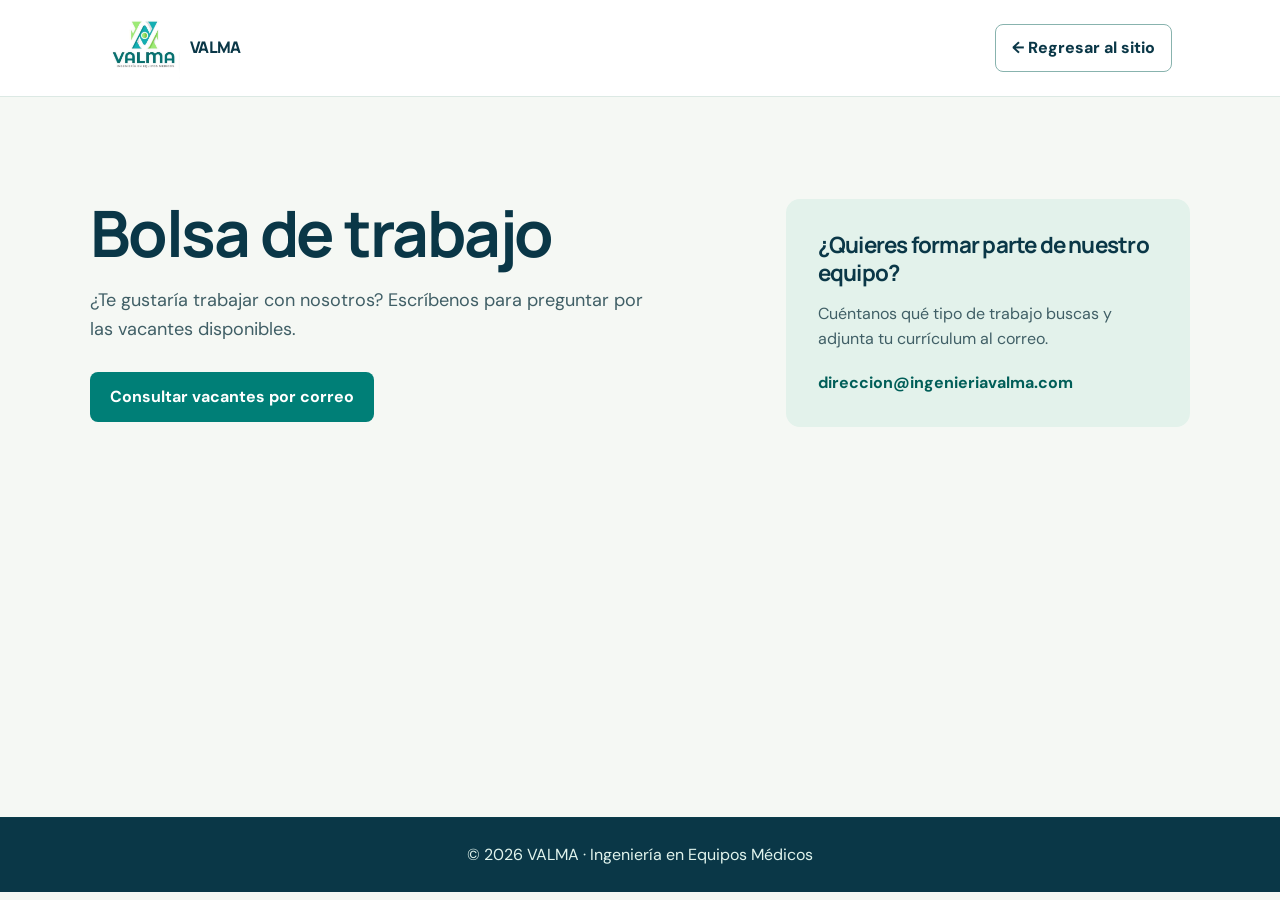
<file: bolsa.html>
<!DOCTYPE html>
<html lang="es">

<head>
    <meta charset="utf-8" />
    <meta name="viewport" content="width=device-width, initial-scale=1" />
    <title>VALMA | Bolsa de trabajo</title>
    <link rel="canonical" href="https://ingenieriavalma.com/bolsa.html">
    <meta name="description" content="Vacantes en VALMA para ingeniería biomédica, compras, logística y comercial.">
    <link rel="preconnect" href="https://fonts.googleapis.com">
    <link rel="preconnect" href="https://fonts.gstatic.com" crossorigin>
    <style>
        :root {
            --teal-900: #0c4a4a;
            --teal-700: #0f6b6a;
            --teal-500: #0aa7a5;
            --lime-400: #6bd36b;
            --slate-100: #f4f7fb;
            --radius-2xl: 22px;
            --shadow-lg: 0 22px 60px rgba(15, 23, 42, .12);
        }

        * {
            box-sizing: border-box
        }

        body {
            margin: 0;
            font-family: "DM Sans", system-ui, Segoe UI, Roboto, Helvetica, Arial, sans-serif;
            background: linear-gradient(180deg, #ffffff, #eef7f7)
        }

        a {
            color: inherit;
            text-decoration: none
        }

        header {
            position: sticky;
            top: 0;
            background: rgba(255, 255, 255, .7);
            backdrop-filter: blur(10px);
            border-bottom: 1px solid rgba(15, 107, 106, .08);
            z-index: 10
        }

        .wrap {
            max-width: 1100px;
            margin: auto;
            padding: 12px 18px;
            display: flex;
            align-items: center;
            gap: 12px
        }

        .brand {
            display: flex;
            align-items: center;
            gap: 10px
        }

        .brand img {
            width: 42px;
            height: 42px;
            object-fit: contain
        }

        .brand .t {
            font-weight: 900;
            color: var(--teal-700)
        }

        .back {
            margin-left: auto;
            border: 2px solid rgba(15, 107, 106, .25);
            padding: 8px 14px;
            border-radius: 14px;
            color: var(--teal-700);
            font-weight: 800
        }

        .hero {
            padding: 70px 18px;
            text-align: center
        }

        .title {
            font-size: clamp(1.8rem, 3.6vw, 2.6rem);
            font-weight: 900;
            color: var(--teal-900);
            letter-spacing: .3px
        }

        .subtitle {
            color: #3a5663;
            margin-top: 6px
        }

        .chips {
            display: flex;
            gap: 10px;
            justify-content: center;
            flex-wrap: wrap;
            margin-top: 16px
        }

        .chip {
            padding: 8px 12px;
            border-radius: 999px;
            border: 1px solid rgba(10, 167, 165, .25);
            background: rgba(10, 167, 165, .06);
            font-weight: 800;
            color: var(--teal-700);
            cursor: pointer
        }

        .chip.active {
            background: linear-gradient(135deg, var(--teal-500), var(--teal-700));
            border-color: transparent;
            color: #fff
        }

        section {
            padding: 18px
        }

        .grid {
            display: grid;
            gap: 18px;
            max-width: 1100px;
            margin: 0 auto
        }

        @media(min-width:900px) {
            .grid {
                grid-template-columns: repeat(3, 1fr)
            }
        }

        .job {
            background: #fff;
            border: 1px solid rgba(15, 107, 106, .12);
            border-radius: var(--radius-2xl);
            box-shadow: var(--shadow-lg);
            padding: 18px;
            transition: transform .3s, box-shadow .3s
        }

        .job:hover {
            transform: translateY(-4px);
            box-shadow: 0 28px 80px rgba(15, 23, 42, .16)
        }

        .tag {
            display: inline-block;
            font-size: .8rem;
            padding: 6px 10px;
            border-radius: 999px;
            background: rgba(10, 167, 165, .08);
            border: 1px solid rgba(10, 167, 165, .18);
            color: var(--teal-700);
            font-weight: 800
        }

        h3 {
            margin: 10px 0 6px;
            color: var(--teal-900)
        }

        .muted {
            color: #5b7683
        }

        .actions {
            display: flex;
            gap: 10px;
            flex-wrap: wrap;
            margin-top: 10px
        }

        .btn {
            background: linear-gradient(135deg, var(--teal-500), var(--teal-700));
            color: #fff;
            padding: 10px 14px;
            border-radius: 14px;
            font-weight: 800;
            display: inline-block
        }

        .ghost {
            border: 2px solid rgba(15, 107, 106, .25);
            padding: 8px 12px;
            border-radius: 14px;
            color: var(--teal-700);
            font-weight: 800
        }

        /* acordeón */
        details {
            border-top: 1px dashed rgba(15, 107, 106, .18);
            margin-top: 10px;
            padding-top: 10px
        }

        details[open] summary {
            color: var(--teal-700)
        }

        summary {
            cursor: pointer;
            font-weight: 900;
            list-style: none
        }

        summary::-webkit-details-marker {
            display: none
        }

        /* reveal on scroll */
        .reveal {
            opacity: 0;
            transform: translateY(16px);
            transition: opacity .6s ease, transform .6s ease
        }

        .reveal.show {
            opacity: 1;
            transform: none
        }

        footer {
            padding: 28px 18px;
            border-top: 1px solid rgba(15, 107, 106, .12);
            background: #e7f6f5;
            color: #2b4a57;
            text-align: center
        }
    </style>
    <link rel="stylesheet" href="valma.css">
</head>

<body class="page-jobs">
    <header>
        <div class="wrap">
            <a class="brand" href="index.html"><img src="logovalma.jpg" alt="VALMA"><span class="t">VALMA</span></a>
            <a class="back" href="index.html">← Regresar al sitio</a>
        </div>
    </header>

    <main class="careers-main">
        <div class="wrap careers-layout">
            <div class="careers-intro">
                <h1>Bolsa de trabajo</h1>
                <p>¿Te gustaría trabajar con nosotros? Escríbenos para preguntar por las vacantes disponibles.</p>
                <a class="cta" href="mailto:direccion@ingenieriavalma.com?subject=Consulta%20de%20vacantes">Consultar vacantes por correo</a>
            </div>
            <div class="careers-contact">
                <h2>¿Quieres formar parte de nuestro equipo?</h2>
                <p>Cuéntanos qué tipo de trabajo buscas y adjunta tu currículum al correo.</p>
                <a href="mailto:direccion@ingenieriavalma.com?subject=Consulta%20de%20vacantes">direccion@ingenieriavalma.com</a>
            </div>
        </div>
    </main>
    <footer>© <span id="y"></span> VALMA · Ingeniería en Equipos Médicos</footer>
    <script>document.getElementById('y').textContent = new Date().getFullYear();</script>
</body>

</html>
</file>
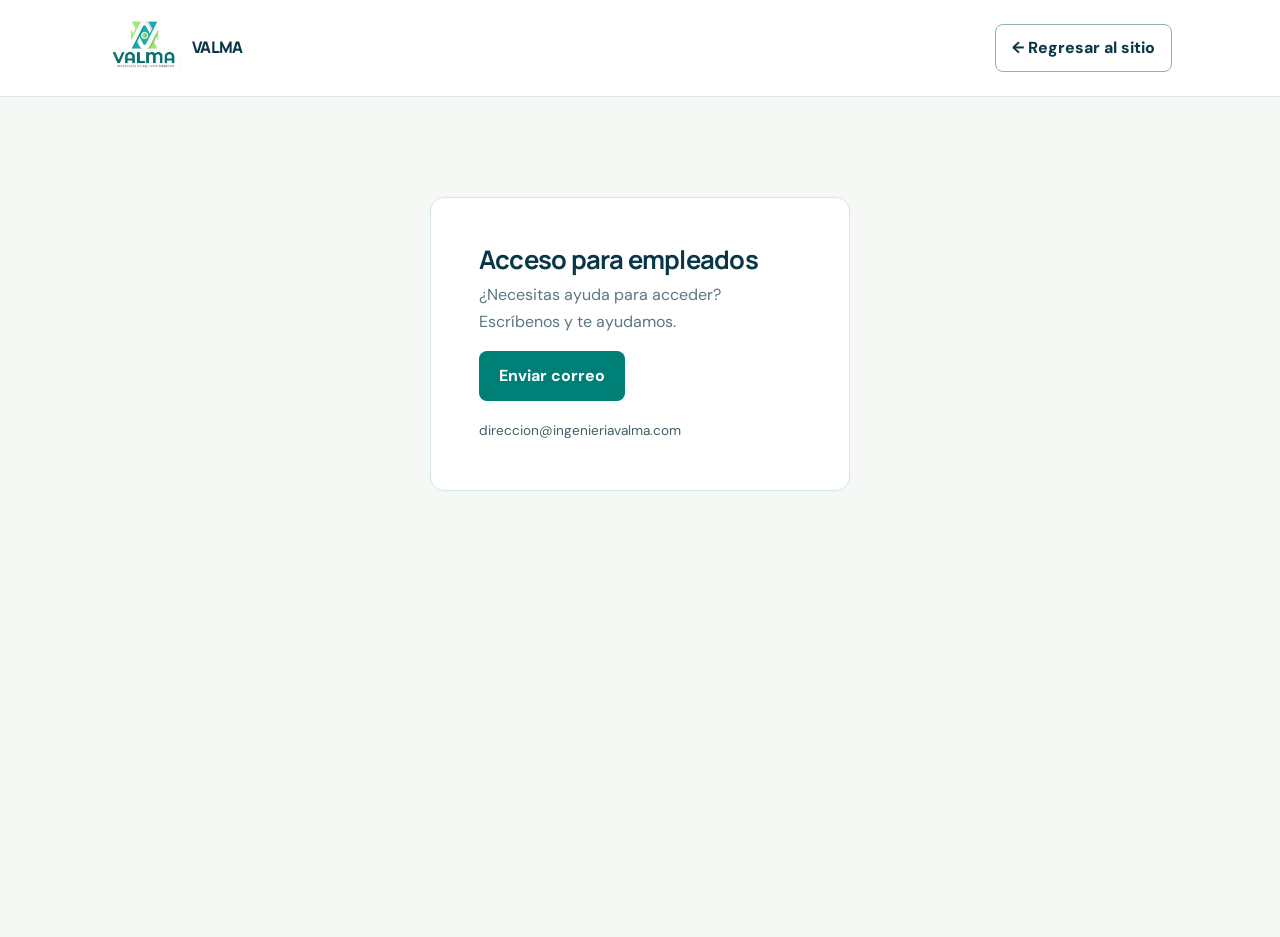
<file: empleados.html>
<!DOCTYPE html>
<html lang="es">

<head>
    <meta charset="utf-8" />
    <meta name="viewport" content="width=device-width, initial-scale=1" />
    <title>VALMA | Acceso empleados</title>
    <link rel="canonical" href="https://ingenieriavalma.com/empleados.html">
    <meta name="description" content="Portal de acceso para colaboradores de VALMA.">
    <link rel="preconnect" href="https://fonts.googleapis.com">
    <link rel="preconnect" href="https://fonts.gstatic.com" crossorigin>
    <style>
        :root {
            --teal-900: #0c4a4a;
            --teal-700: #0f6b6a;
            --teal-500: #0aa7a5;
            --lime-400: #6bd36b;
            --slate-100: #f4f7fb;
            --dark: #0b1220;
            --radius-2xl: 22px;
            --shadow-lg: 0 28px 80px rgba(15, 23, 42, .16);
        }

        * {
            box-sizing: border-box
        }

        html,
        body {
            margin: 0;
            height: 100%
        }

        body {
            font-family: "DM Sans", system-ui, Segoe UI, Roboto, Helvetica, Arial, sans-serif;
            background: radial-gradient(1000px 500px at 10% -10%, rgba(107, 211, 107, .18), transparent), radial-gradient(900px 500px at 110% -10%, rgba(10, 167, 165, .18), transparent), linear-gradient(180deg, #fff, #eef7f7);
        }

        a {
            color: inherit;
            text-decoration: none
        }

        header {
            position: sticky;
            top: 0;
            backdrop-filter: blur(10px);
            background: rgba(255, 255, 255, .6);
            border-bottom: 1px solid rgba(15, 107, 106, .08);
            z-index: 10
        }

        .wrap {
            max-width: 1100px;
            margin: auto;
            padding: 12px 18px;
            display: flex;
            align-items: center;
            gap: 16px
        }

        .brand {
            display: flex;
            align-items: center;
            gap: 12px
        }

        .brand img {
            width: 44px;
            height: 44px;
            object-fit: contain;
            filter: drop-shadow(0 6px 10px rgba(0, 0, 0, .08))
        }

        .brand .t {
            font-weight: 900;
            color: var(--teal-700)
        }

        .back {
            margin-left: auto;
            border: 2px solid rgba(15, 107, 106, .25);
            padding: 8px 14px;
            border-radius: 14px;
            color: var(--teal-700);
            font-weight: 800
        }

        main {
            min-height: calc(100vh - 60px);
            display: grid;
            place-items: center;
            padding: 28px
        }

        .card {
            position: relative;
            background: #fff;
            border: 1px solid rgba(15, 107, 106, .12);
            border-radius: var(--radius-2xl);
            box-shadow: var(--shadow-lg);
            padding: 28px;
            max-width: 420px;
            width: 95%
        }

        h1 {
            margin: 0 0 6px;
            color: var(--teal-900);
            font-size: 1.6rem
        }

        p.muted {
            margin: 0 0 16px;
            color: #5b7683
        }

        label {
            font-weight: 800;
            color: #2b4a57
        }

        input {
            width: 100%;
            padding: 12px;
            border: 1px solid #d7e3ea;
            border-radius: 14px
        }

        .cta {
            display: inline-block;
            background: linear-gradient(135deg, var(--teal-500), var(--teal-700));
            color: #fff;
            padding: 12px 16px;
            border-radius: 14px;
            font-weight: 800;
            border: none;
            cursor: pointer
        }

        .row {
            display: flex;
            gap: 10px;
            align-items: center;
            justify-content: space-between
        }

        .row{
            display:flex;
            gap:10px;
            align-items:center;
            justify-content:space-between;
            margin-top:22px;
        }

        

        .helper {
            font-size: .85rem;
            color: #405f66
        }

        /* blobs */
        .blob {
            position: absolute;
            border-radius: 999px;
            filter: blur(4px);
            opacity: .18;
            z-index: -1
        }

        .b1 {
            width: 220px;
            height: 220px;
            left: -60px;
            top: -60px;
            background: conic-gradient(from 40deg, var(--teal-500), var(--lime-400));
            animation: float 10s ease-in-out infinite
        }

        .b2 {
            width: 180px;
            height: 180px;
            right: -60px;
            bottom: -60px;
            background: linear-gradient(135deg, var(--teal-500), var(--teal-700));
            animation: float 12s ease-in-out infinite reverse
        }

        @keyframes float {

            0%,
            100% {
                transform: translateY(0)
            }

            50% {
                transform: translateY(-12px)
            }
        }

        /* toast */
        .toast {
            position: fixed;
            left: 50%;
            bottom: 24px;
            transform: translateX(-50%) translateY(20px);
            background: #fff;
            border: 1px solid rgba(255, 0, 0, .18);
            color: #9b1c1c;
            border-radius: 14px;
            padding: 12px 16px;
            box-shadow: 0 12px 30px rgba(0, 0, 0, .12);
            opacity: 0;
            transition: .35s
        }

        .toast.show {
            opacity: 1;
            transform: translateX(-50%) translateY(0)
        }

        /* shake */
        .shake {
            animation: shake .32s ease-in-out 0s 1
        }

        @keyframes shake {
            0% {
                transform: translateX(0)
            }

            25% {
                transform: translateX(-8px)
            }

            50% {
                transform: translateX(8px)
            }

            75% {
                transform: translateX(-6px)
            }

            100% {
                transform: translateX(0)
            }
        }

        /* spinner */
        .spinner {
            width: 18px;
            height: 18px;
            border: 3px solid rgba(15, 107, 106, .2);
            border-top-color: var(--teal-500);
            border-radius: 50%;
            display: inline-block;
            animation: spin .8s linear infinite;
            vertical-align: middle;
            margin-left: 8px
        }

        @keyframes spin {
            to {
                transform: rotate(360deg)
            }
        }
    </style>
    <link rel="stylesheet" href="valma.css">
</head>

<body class="page-staff">
    <header>
        <div class="wrap">
            <a class="brand" href="index.html"><img src="logovalma.jpg" alt="VALMA"><span class="t">VALMA</span></a>
            <a class="back" href="index.html">← Regresar al sitio</a>
        </div>
    </header>

    <main>
        <div class="card" id="card">
            <h1>Acceso para empleados</h1>
            <p class="muted">¿Necesitas ayuda para acceder? Escríbenos y te ayudamos.</p>
            <a class="cta" href="mailto:direccion@ingenieriavalma.com?subject=Consulta%20sobre%20acceso%20de%20empleados">Enviar correo</a>
            <p class="helper">direccion@ingenieriavalma.com</p>
        </div>
    </main>
</body>

</html>
</file>
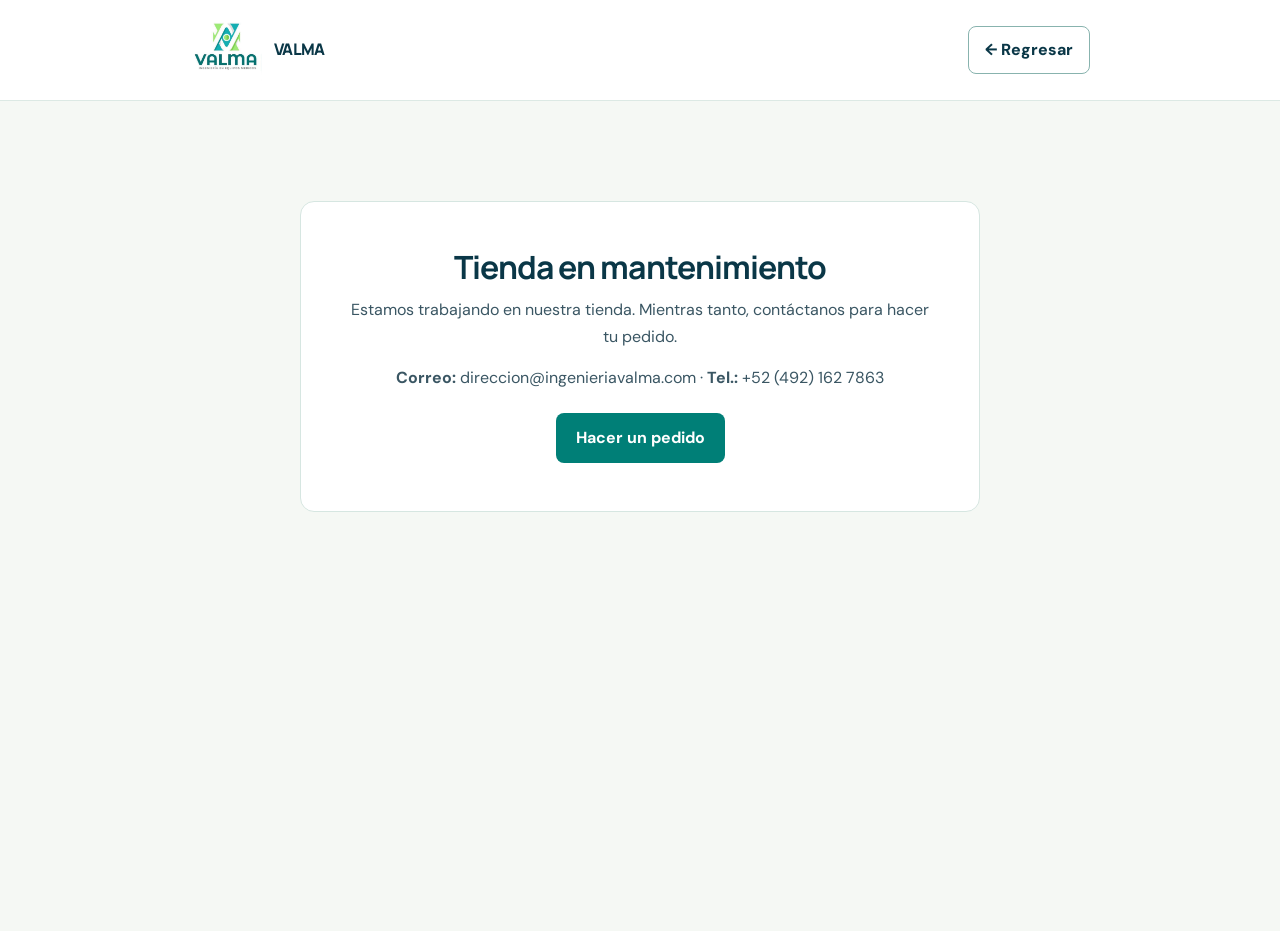
<file: tienda.html>
<!DOCTYPE html>
<html lang="es">

<head>
    <meta charset="utf-8" />
    <meta name="viewport" content="width=device-width, initial-scale=1" />
    <title>VALMA | Tienda en línea</title>
    <link rel="canonical" href="https://ingenieriavalma.com/tienda.html">
    <link rel="preconnect" href="https://fonts.googleapis.com">
    <link rel="preconnect" href="https://fonts.gstatic.com" crossorigin>
    <style>
        :root {
            --teal-700: #0f6b6a;
            --teal-500: #0aa7a5;
            --slate-100: #f4f7fb
        }

        * {
            box-sizing: border-box
        }

        body {
            margin: 0;
            font-family: "DM Sans", system-ui, Segoe UI, Roboto, Helvetica, Arial, sans-serif;
            background: linear-gradient(180deg, #fff, #eef7f7);
            color: #0b1220
        }

        .wrap {
            max-width: 900px;
            margin: auto;
            padding: 22px
        }

        header {
            position: sticky;
            top: 0;
            background: rgba(255, 255, 255, .7);
            backdrop-filter: blur(10px);
            border-bottom: 1px solid rgba(0, 0, 0, .06)
        }

        .nav {
            display: flex;
            gap: 12px;
            align-items: center;
            justify-content: space-between;
            padding: 14px 0
        }

        .brand {
            display: flex;
            gap: 12px;
            align-items: center
        }

        .brand img {
            width: 42px;
            height: 42px;
            object-fit: contain
        }

        .brand .t {
            font-weight: 900;
            color: var(--teal-700)
        }

        a {
            text-decoration: none;
            color: inherit
        }

        .ghost {
            border: 2px solid rgba(15, 107, 106, .25);
            padding: 9px 14px;
            border-radius: 14px;
            font-weight: 800;
            color: var(--teal-700)
        }

        main {
            min-height: calc(100vh - 70px);
            display: grid;
            place-items: center;
            padding: 30px
        }

        .card {
            max-width: 680px;
            width: 100%;
            background: #fff;
            border: 1px solid rgba(0, 0, 0, .08);
            border-radius: 20px;
            box-shadow: 0 22px 60px rgba(15, 23, 42, .12);
            padding: 24px;
            text-align: center
        }

        h1 {
            margin: 0 0 10px;
            color: #0c4a4a
        }

        p {
            margin: 0 0 14px;
            color: #3a5663
        }

        .cta {
            display: inline-block;
            background: linear-gradient(135deg, var(--teal-500), var(--teal-700));
            color: #fff;
            padding: 12px 18px;
            border-radius: 14px;
            font-weight: 900;
            margin-top: 8px
        }

        /* Bloqueo móvil como el sitio principal */
        .blocker {
            position: fixed;
            inset: 0;
            background: rgba(11, 18, 32, .92);
            color: #fff;
            display: none;
            align-items: center;
            justify-content: center;
            z-index: 9999;
            padding: 24px;
            text-align: center
        }

        .blocker .card {
            max-width: 620px;
            background: rgba(255, 255, 255, .06);
            border: 1px solid rgba(255, 255, 255, .18);
            backdrop-filter: blur(8px);
            border-radius: 18px;
            padding: 22px
        }

        @media (max-width: 1024px) {
            .blocker {
                display: flex
            }

            body {
                overflow: hidden
            }
        }
    </style>
    <link rel="stylesheet" href="valma.css">
</head>

<body class="page-shop">
    <header>
        <div class="wrap nav">
            <a class="brand" href="index.html"><img src="logovalma.jpg" alt="VALMA"><span class="t">VALMA</span></a>
            <a class="ghost" href="index.html">← Regresar</a>
        </div>
    </header>

    <main>
        <div class="card">
            <h1>Tienda en mantenimiento</h1>
            <p>Estamos trabajando en nuestra tienda. Mientras tanto, contáctanos para hacer tu pedido.</p>
            <p><strong>Correo:</strong> <a href="mailto:direccion@ingenieriavalma.com">direccion@ingenieriavalma.com</a> <em></em> · <strong>Tel.:</strong> <a href="tel:+524921627863">+52 (492) 162 7863</a>
                <em></em></p>
            <a class="cta" href="index.html#contacto">Hacer un pedido</a>
        </div>
    </main>

</body>

</html>
</file>
<file: valma.css>
@import url('https://fonts.googleapis.com/css2?family=DM+Sans:wght@400;500;600;700&family=Manrope:wght@400;500;600;700;800&display=swap');
/* Shared presentation for VALMA's existing pages. */
:root{--ink:#12343b;--deep:#075958;--accent:#087f7c;--line:#cfe1df;--paper:#f3f8f7}
html{scroll-behavior:smooth}
body{color:var(--ink);line-height:1.6}
body.page-home,body.page-shop{overflow:auto}
::selection{background:#b9e5df;color:#073f40}
a,button,input,textarea,summary{font:inherit}
a:focus-visible,button:focus-visible,input:focus-visible,textarea:focus-visible,summary:focus-visible{outline:3px solid #d18820;outline-offset:3px}
.skip-link{position:fixed;top:8px;left:8px;z-index:1000;padding:12px 16px;background:#0a3747;color:#fff;transform:translateY(-160%)}
.skip-link:focus{transform:translateY(0)}
.visually-hidden{position:absolute;width:1px;height:1px;padding:0;margin:-1px;overflow:hidden;clip:rect(0,0,0,0);white-space:nowrap;border:0}
.table-scroll{overflow-x:auto;overscroll-behavior-x:contain}
.table-scroll:focus-visible{outline:3px solid #d18820;outline-offset:3px}
.table-hint{display:none;color:#405f66;font-size:.9rem}
button,a,summary{touch-action:manipulation}
.muted{color:#405f66}
.header,header{background:#fff;backdrop-filter:none;border-bottom:1px solid var(--line)}
.brand img{filter:none}
.brand .title,.brand .t{color:var(--deep)}
.cta,.btn{display:inline-flex;align-items:center;justify-content:center;min-height:46px;background:var(--deep);color:#fff!important;border:0;border-radius:8px;box-shadow:none;text-decoration:none;cursor:pointer}
.cta:hover,.btn:hover{background:#087b77}
.ghost,.back{display:inline-flex;align-items:center;justify-content:center;min-height:44px;border:1px solid #88b3ae;border-radius:8px;color:var(--deep);text-decoration:none}
.ghost:hover,.back:hover{background:#e7f4f1}
.page-home .wrap{max-width:1240px}
.page-home .nav{gap:24px;padding:15px 0}
.page-home .menu{align-items:center;justify-content:flex-end;gap:3px}
.page-home .menu a{font-size:.9rem;padding:10px 9px;border-radius:8px}
.page-home .menu a.cta{padding:10px 15px;color:#fff}
.page-home .hero{background:#e6f3f0;padding:0}
.page-home .hero .wrap{grid-template-columns:1.16fr .84fr;gap:8%;padding-top:86px;padding-bottom:86px}
.page-home .hero h1{font-size:clamp(2.8rem,5vw,4.5rem);letter-spacing:-.035em;line-height:1.04;max-width:13ch;margin:0 0 24px;color:#104f50}
.page-home .hero p{font-size:1.15rem;line-height:1.65;max-width:53ch;color:#355d60}
.page-home .hero .pill{display:none}
.page-home .hero-contact{display:inline-flex;align-items:center;font-weight:800;color:var(--deep);padding:10px 5px;text-decoration:underline;text-underline-offset:5px}
.page-home section:not(.hero){padding:80px 0}
.page-home h2.section-title{font-size:clamp(2rem,3.2vw,3rem);line-height:1.12;letter-spacing:-.03em;margin-bottom:14px}
.page-home p.section-sub{font-size:1.1rem;max-width:68ch;margin-bottom:32px}
.page-home .card,.page-home .mapCard{border:1px solid var(--line);border-radius:14px;box-shadow:none;padding:26px}
.page-home .card:hover{transform:none}
.page-home .chip,.page-home .legend span{border:0;border-radius:6px;background:#e4f2ef;color:#075b58}
.page-home details{border:0;border-bottom:1px solid var(--line);border-radius:0;padding:20px 0;background:transparent}
.page-home summary::after{content:'+';float:right;color:var(--deep);font-size:1.3em}
.page-home details[open] summary::after{content:'−'}
.page-home input,.page-home textarea,.page-staff input{border:1px solid #a8c7c3!important;border-radius:8px!important;font:inherit;color:var(--ink);background:#fff}
.page-home input,.page-home textarea{padding:12px!important}
.form-note{color:#405f66;font-size:.9rem}
.page-home table{min-width:560px}
.page-home .reveal,.page-jobs .reveal{opacity:1;transform:none}
.page-home footer{line-height:1.8}
.page-jobs,.page-shop,.page-staff{background:#f3f8f7;color:var(--ink)}
.page-jobs .hero{max-width:1136px;margin:auto;text-align:left;padding:70px 18px 30px}
.page-jobs .title{font-size:clamp(2.5rem,5vw,4rem);line-height:1.1;letter-spacing:-.03em}
.page-jobs .subtitle{font-size:1.1rem;max-width:60ch;margin-top:16px}
.page-jobs .application-note{color:#405f66;font-size:.9rem;margin:20px 0 0}
.page-jobs summary::after{content:'+';float:right;font-size:1.2em;line-height:1;color:#007f77}
.page-jobs details[open] summary::after{content:'−'}
.page-jobs .chips{justify-content:flex-start;margin-top:28px}
.page-jobs .chip{background:#fff;border:1px solid #b8d5d0;color:var(--deep);min-height:44px;padding:8px 18px}
.page-jobs .chip.active{background:var(--deep);color:#fff}
.page-jobs section{padding:10px 18px 80px}
.page-jobs .grid{grid-template-columns:repeat(2,minmax(0,1fr));gap:16px}
.page-jobs .job{border:1px solid var(--line);border-radius:14px;box-shadow:none;padding:28px}
.page-jobs .job:hover{transform:none;box-shadow:none}
.page-jobs .job h3{font-size:1.35rem;line-height:1.25;margin:16px 0 8px}
.page-jobs .job .tag{background:#e4f2ef;border:0;border-radius:6px;color:var(--deep)}
.page-jobs .actions{margin-top:24px}
.page-jobs footer{background:#e6f3f0}
.page-shop main,.page-staff main{padding:56px 22px}
.page-shop .card,.page-staff .card{border:1px solid var(--line);border-radius:16px;box-shadow:none;background:#fff}
.page-shop h1,.page-staff h1{line-height:1.12;letter-spacing:-.03em;color:var(--deep)}
.page-staff .blob{display:none}
@media(max-width:1024px){
 .page-home .nav{align-items:flex-start;flex-direction:column;gap:10px}
 .page-home .menu{justify-content:flex-start}
 .page-home .hero .wrap{grid-template-columns:1fr 1fr;gap:24px}
 .page-home [id]{scroll-margin-top:180px}
}
@media(max-width:700px){
 .page-home .header{position:relative}
 .page-home .nav{padding:12px 0}
 .page-home .menu{gap:3px}
 .page-home .menu a{font-size:.85rem;padding:8px}
 .page-home .menu a.cta,.page-home .menu a.ghost{min-height:40px}
 .page-home .hero .wrap{grid-template-columns:1fr;padding-top:54px;padding-bottom:54px}
 .page-home .hero h1{font-size:clamp(2.55rem,10vw,3.5rem)}
 .page-home section:not(.hero){padding:56px 0}
 .page-home .card,.page-home .mapCard{padding:20px}
 .page-home .mapWrap{aspect-ratio:4/3}
 .page-home .pin label{font-size:.68rem}
 .page-home [id]{scroll-margin-top:20px}
 .page-home table{min-width:560px;font-size:.9rem}
 .page-home th,.page-home td{padding:10px 12px;overflow-wrap:normal}
 .table-hint{display:block}
 .page-jobs .grid{grid-template-columns:1fr}
 .page-jobs .hero{padding-top:48px}
 .page-shop main,.page-staff main{padding:36px 18px}
}
@media(prefers-reduced-motion:reduce){html{scroll-behavior:auto}*,*::before,*::after{animation-duration:.01ms!important;transition-duration:.01ms!important;animation-iteration-count:1!important}}

/* Nueva identidad: cobertura en movimiento. */
:root{--ink:#0a3747;--deep:#0a3747;--accent:#007f77;--line:#d6e6e1;--paper:#f5f8f4;--teal-900:#0a3747;--teal-700:#007f77;--teal-500:#00a598}
body{font-family:'DM Sans',sans-serif;background:var(--paper);color:var(--ink)}
h1,h2,h3,.title,.brand .t,.brand .title{font-family:'Manrope',sans-serif;letter-spacing:-.035em}
.page-home .topnote{background:#0a3747;border:0;font-size:.875rem}
.page-home .topnote .muted{color:#e1f4ed}
.header,header{background:#fff;border-color:#dce9e4}
.brand .title,.brand .t{color:#0a3747;letter-spacing:-.04em}
.page-home .brand .title{font-size:1.35rem}
.page-home .brand .tag{font-size:.875rem;letter-spacing:.01em}
.page-home .nav{min-height:82px}
.page-home .menu a{font-weight:700}
.mobile-actions{display:none}
.cta,.btn{background:#0a3747;border-radius:5px}
.cta:hover,.btn:hover{background:#006b66}
.page-home .menu a.cta{background:#0a3747}
.page-home .hero{background:#f5f8f4}
.page-home .hero .wrap{max-width:none;padding:0 0 0 max(22px,calc((100vw - 1196px)/2));grid-template-columns:minmax(0,1fr) minmax(0,1fr);gap:7%;min-height:630px}
.page-home .hero-copy{padding:82px 0;align-self:center}
.page-home .hero h1{font-size:clamp(3rem,4.5vw,4.6rem);line-height:1.04;letter-spacing:-.04em;max-width:14ch;color:#0a3747;margin-bottom:24px}
.page-home .hero p{font-size:1.12rem;max-width:45ch;color:#466369}
.page-home .buttons{gap:24px;align-items:center}
.page-home .buttons .cta{background:#007f77;min-height:56px;padding:15px 22px;border-radius:5px;gap:24px}
.page-home .hero-contact{gap:12px;text-decoration:none;border-bottom:1px solid #9bb5ae;padding:8px 0}
.page-home .hero-visual{align-self:stretch;position:relative;min-height:600px;overflow:hidden;background:#0a3747}
.page-home .hero-visual img{width:100%;height:100%;position:absolute;inset:0;object-fit:cover;object-position:58% center}
.hero-caption{position:absolute;bottom:0;left:0;right:0;display:grid;grid-template-columns:1fr auto;gap:8px;background:#0a3747;color:#fff;padding:26px 34px}
.hero-caption span{grid-column:1/-1;font-size:.875rem;letter-spacing:.1em;text-transform:uppercase;color:#b4d9ce}
.hero-caption strong{font:700 1.35rem/1.2 'Manrope',sans-serif;letter-spacing:-.02em}
.hero-caption a{align-self:end;display:grid;place-items:center;width:44px;height:44px;border:1px solid #87b7a9;border-radius:50%;color:#bcef70;font-size:1.4rem}
.service-band{background:#fff;border-bottom:1px solid var(--line)}
.page-home .service-band .wrap{display:grid;grid-template-columns:1fr 1fr 1.3fr 1fr;gap:30px;align-items:center;padding-top:30px;padding-bottom:30px}
.service-band span{font-size:.875rem;text-transform:uppercase;letter-spacing:.08em;color:#416467}
.service-band a{font:700 .95rem 'Manrope',sans-serif;color:#0a3747}
.service-band a:hover{color:#007f77}
.page-home section:not(.hero){padding:98px 0}
.page-home h2.section-title{font-size:clamp(2.1rem,3.6vw,3.5rem);line-height:1.08;letter-spacing:-.04em}
.page-home p.section-sub{color:#4d6a6c}
.page-home .card,.page-home .mapCard{border-radius:5px;background:#fff;box-shadow:none;border-color:#d6e6e1}
.page-home .grid-3,.page-home .grid-4,.page-home .grid-2{gap:14px}
.page-home #nosotros{background:#fff}
.page-home #nosotros .grid-3{grid-template-columns:1.25fr 1fr 1fr;gap:0;border-top:1px solid #bed8cf;border-bottom:1px solid #bed8cf}
.page-home #nosotros .card{border:0;border-radius:0;padding:32px 28px;background:transparent}
.page-home #nosotros .card+.card{border-left:1px solid #bed8cf}
.page-home #nosotros .chip{padding:0;background:transparent;text-transform:uppercase;letter-spacing:.08em;font-size:.875rem}
.page-home #nosotros .card p{font-size:1.08rem;line-height:1.7}
.page-home #valores{background:#0a3747!important;color:#fff}
.page-home #valores .section-title,.page-home #valores .section-sub{color:#fff}
.page-home #valores .card{background:transparent;border:0;border-top:1px solid #82ada6;border-radius:0;padding:28px 0;color:#fff}
.page-home #valores .card h3,.page-home #valores .card .muted{color:#e0f2eb!important}
.page-home #valores .grid-3{gap:36px}
.page-home #valores .card div{color:#bcef70!important}
.page-home #servicios{background:#e3f2eb}
.page-home #servicios .card{background:transparent;border:0;border-top:2px solid #007f77;border-radius:0;padding:25px 0}
.page-home #servicios .grid-3{gap:36px}
.page-home #servicios .card h3{font-size:1.4rem}
.clients-header{display:flex;align-items:flex-end;justify-content:space-between;gap:24px;margin-bottom:30px}
.clients-header .section-sub{margin-bottom:0!important}
.clients-controls{display:flex;gap:10px;flex-shrink:0}
.clients-controls[hidden]{display:none}
.clients-arrow{width:48px;height:48px;display:grid;place-items:center;border:1px solid #9dbdb6;background:#fff;color:#0a3747;border-radius:50%;cursor:pointer}
.clients-arrow:hover:not(:disabled){background:#0a3747;color:#fff;border-color:#0a3747}
.clients-arrow:disabled{opacity:.35;cursor:default}
.clients-arrow svg{width:22px;height:22px}
.clients-track{display:flex;gap:14px;overflow-x:auto;scroll-snap-type:x mandatory;scrollbar-width:thin;scrollbar-color:#9bbeb5 #f2f7f4;overscroll-behavior-x:contain;padding-bottom:12px}
.client-tile{scroll-snap-align:start;flex:0 0 calc((100% - 28px)/3);min-width:0;min-height:208px;background:#f5f8f4;display:flex;flex-direction:column;align-items:center;justify-content:center;gap:20px;padding:28px;text-align:center}
.client-tile img{display:block;width:100%;height:100px;object-fit:contain;mix-blend-mode:multiply}
.client-tile span{font-weight:700;font-size:.9rem;color:#31545b}
@media(max-width:800px){.client-tile{flex-basis:calc((100% - 14px)/2)}}
@media(max-width:520px){.clients-header{align-items:flex-start}.clients-controls{padding-top:2px}.clients-arrow{width:42px;height:42px}.client-tile{flex-basis:82%;min-height:190px;padding:24px}.client-tile img{height:90px}}
.page-home #contacto{background:#e3f2eb!important}
.page-home #contacto .card{border:0}
.page-home #contacto .card a{text-decoration:underline;text-underline-offset:3px;color:#005e58;overflow-wrap:anywhere}
.page-home .legend span,.page-home .chip{background:#dff3e9;color:#005e58}
.page-home .pin label{display:none}
.page-home .pin::after{animation:none}
.coverage-heading{font-weight:700;margin:24px 0 8px}
.coverage-places{display:flex;flex-wrap:wrap;gap:6px 18px;list-style:none;margin:0 0 18px;padding:0;color:#345b60;font-size:.93rem}
.coverage-layout{display:grid;grid-template-columns:minmax(0,1.55fr) minmax(280px,.7fr);background:#e8f4ee;min-height:480px}
.coverage-map{position:relative;display:flex;align-items:center;min-width:0;padding:28px;background:#d9eee5;overflow:hidden}
.coverage-map svg{display:block;width:100%;height:auto;overflow:visible}
.coverage-land{fill:#f7fbf7;stroke:#91bdb1;stroke-width:2;stroke-linejoin:round;vector-effect:non-scaling-stroke}
.coverage-marker{cursor:pointer}
.coverage-marker .marker-halo{fill:#007f77;opacity:.2;transition:opacity .2s,fill .2s}
.coverage-marker .marker-core{fill:#007f77;stroke:#fff;stroke-width:2;transition:fill .2s}
.coverage-marker.is-selected .marker-halo{fill:#0a3747;opacity:.32}
.coverage-marker.is-selected .marker-core{fill:#0a3747;stroke:#bcef70;stroke-width:3}
.map-caption{position:absolute;bottom:22px;left:28px;color:#396861;font-weight:700;font-size:.875rem;letter-spacing:.08em;text-transform:uppercase}
.coverage-panel{padding:34px;min-width:0;background:#0a3747;color:#fff}
.coverage-panel h3{color:#fff;margin:0 0 10px;font-size:1.5rem}
.coverage-panel>p:not(.coverage-selection){margin:0 0 22px;color:#c6e1d8;font-size:.95rem}
.coverage-selection{min-height:38px;margin:0 0 15px;padding-bottom:12px;border-bottom:1px solid #5d918a;color:#bcef70;font-weight:700}
.coverage-panel .coverage-places{gap:8px;margin:0;list-style:none;padding:0}
.coverage-place{font:600 .83rem 'DM Sans',sans-serif;min-height:37px;padding:7px 11px;border:1px solid #6a9b94;background:transparent;color:#fff;border-radius:4px;cursor:pointer;transition:background .2s,color .2s}
.coverage-place:hover,.coverage-place[aria-pressed=true]{background:#bcef70;border-color:#bcef70;color:#0a3747;transition:none}
.coverage-marker.is-selected .marker-halo{r:18}
.coverage-marker.is-selected .marker-core{r:8}
.coverage-panel .legend{margin-top:24px}
.page-home .coverage-panel .legend span{background:transparent;color:#c6e1d8;border:1px solid #5d918a;font-size:.75rem;border-radius:4px}
@media(max-width:850px){.coverage-layout{grid-template-columns:1fr}.coverage-map{min-height:280px}.coverage-panel{padding:26px}.map-caption{bottom:12px;left:22px}}
@media(max-width:480px){.coverage-map{padding:14px;min-height:230px}.coverage-panel{padding:24px 20px}.coverage-place{min-height:42px}.coverage-marker .marker-halo{r:15}.coverage-marker .marker-core{r:7}.coverage-marker.is-selected .marker-halo{r:22}.coverage-marker.is-selected .marker-core{r:10}}
@media(max-width:480px){.page-staff .row{align-items:stretch;flex-direction:column-reverse}.page-staff .row .cta{width:100%}}
.page-home footer{background:#0a3747!important;color:#effaf5!important}
.page-home footer .muted,.page-home footer a,.page-home footer h4,.page-home footer strong{color:#d2e9df!important}
.page-jobs,.page-shop,.page-staff{background:#f5f8f4}
.page-jobs .title{font-size:clamp(3rem,5.4vw,5rem);color:#0a3747}
.page-jobs .job,.page-shop .card,.page-staff .card{border-radius:5px;border-color:#d6e6e1;box-shadow:none}
.page-jobs .chip.active{background:#0a3747}
.page-jobs .chip{border-radius:5px}
.page-jobs footer{background:#0a3747;color:#e1f4ed}
.page-staff .cta,.page-shop .cta{background:#007f77}
@media(max-width:1024px){.page-home .hero .wrap{grid-template-columns:1fr 1fr;gap:24px;padding-left:22px}.page-home .hero h1{font-size:clamp(2.8rem,5.5vw,4rem)}.page-home .hero-visual{min-height:520px}}
@media(max-width:700px){
 .page-home .topnote .wrap{gap:12px!important;align-items:flex-start!important}
 .page-home .topnote{font-size:.875rem}
 .page-home .nav{display:grid;grid-template-columns:1fr auto;align-items:center}
 .mobile-actions{display:flex;align-items:center;gap:16px;font-size:.88rem;font-weight:700}
 .mobile-actions button{border:1px solid #9bbdb5;background:#fff;color:#0a3747;border-radius:5px;padding:8px 12px;cursor:pointer}
 .page-home .menu{display:none;grid-column:1/-1;width:100%;padding:8px 0 4px}
 .page-home .menu.is-open{display:flex}
 .page-home .hero .wrap{display:flex;flex-direction:column;gap:0;padding:0;min-height:0}
 .page-home .hero-copy{padding:56px 22px 46px}
 .page-home .hero h1{font-size:clamp(2.75rem,10vw,4rem);max-width:12ch}
 .page-home .hero-visual{min-height:420px;width:100%}
 .hero-caption{padding:20px 22px}
 .page-home .service-band .wrap{grid-template-columns:1fr 1fr;gap:20px;padding-top:26px;padding-bottom:26px}
 .page-home .service-band .wrap span{grid-column:1/-1}
 .page-home section:not(.hero){padding:64px 0}
 .page-home #nosotros .grid-3{grid-template-columns:1fr}
 .page-home #nosotros .card{padding:24px 0}
 .page-home #nosotros .card+.card{border-left:0;border-top:1px solid #bed8cf}
 .page-home #valores .grid-3{gap:8px}
 .page-home #servicios .grid-3{gap:12px}
}

/* Sistema visual institucional: claridad, consistencia y lectura cómoda. */
:root{--surface:#fff;--surface-soft:#eef6f1;--control-radius:8px;--card-radius:14px}
body{font-size:16px;text-rendering:optimizeLegibility}
a{text-underline-offset:.2em}
.cta,.btn,.ghost,.back{border-radius:var(--control-radius);transition:background-color .18s ease,color .18s ease,border-color .18s ease}
.cta,.btn{min-height:48px;padding:12px 20px;font-weight:700}
.ghost,.back{padding:10px 16px}
.page-home .nav{min-height:88px}
.page-home .menu{gap:2px}
.page-home .menu a:not(.cta):hover{background:#eef6f1;color:#006b66}
.page-home .menu a.nav-contact{background:#007f77;padding:12px 16px}
.page-home .menu a.nav-contact:hover{background:#005e58}
.page-home .hero{background:#f5f8f4}
.page-home .hero .wrap{max-width:1240px;margin:auto;padding:50px 22px 58px;grid-template-columns:minmax(0,1fr) minmax(0,1fr);gap:clamp(32px,5vw,72px);min-height:0;align-items:stretch}
.page-home .hero-copy{padding:55px 0;align-self:center}
.page-home .hero h1{font-size:clamp(2.9rem,4.3vw,4.5rem);max-width:12ch;line-height:1.07;letter-spacing:-.035em;text-wrap:balance}
.page-home .hero p{font-size:1.125rem;line-height:1.7;max-width:46ch}
.page-home .hero-visual{min-height:490px;border-radius:16px;overflow:hidden}
.page-home .hero-visual img{object-position:58% center}
.hero-caption{padding:22px 26px;background:#0a3747}
.hero-caption span{letter-spacing:.05em}
.hero-caption a{transition:background-color .18s ease,color .18s ease}
.hero-caption a:hover{background:#bcef70;color:#0a3747}
.page-home .service-band .wrap{padding-top:23px;padding-bottom:23px}
.page-home #casos{padding:70px 0 76px}
.clients-header{align-items:center;margin-bottom:26px}
.clients-header .section-title{font-size:clamp(1.8rem,2.5vw,2.5rem)!important}
.clients-track{gap:16px;padding:2px 2px 12px}
.client-tile{flex-basis:calc((100% - 48px)/4);min-height:180px;padding:24px;background:#fff;border:1px solid #d6e6e1;border-radius:14px;gap:14px}
.client-tile img{height:85px;mix-blend-mode:normal}
.client-tile span{font-size:.95rem}
.page-home #servicios{background:#eaf4ee}
.page-home #servicios .grid-3{gap:22px}
.page-home #servicios .card{background:#fff;border:1px solid #d6e6e1;border-radius:14px;padding:30px;min-height:220px}
.page-home #servicios .card h3{font-size:1.25rem;line-height:1.3}
.page-home #servicios .card li+li{margin-top:8px}
.page-home #servicios .divider+.card{min-height:0;padding:18px 22px;background:transparent;border:1px solid #b8d5ca}
.page-home #sectores .card,.page-home #contacto .card{border-radius:14px}
.page-home #sectores .card h3{line-height:1.3}
.coverage-layout{border-radius:16px;overflow:hidden}
.coverage-map{padding:38px;background:#e3f2eb}
.coverage-land{fill:#fff;stroke:#77a99a}
.coverage-panel{padding:40px}
.coverage-place{min-height:44px;padding:10px 13px;border-radius:8px}
.page-home #contacto .card{padding:32px}
.page-home #contacto form label{display:block;color:#0a3747;font-weight:700}
.page-home #contacto input,.page-home #contacto textarea{margin-top:7px;font-weight:400}
.page-home #contacto input:hover,.page-home #contacto textarea:hover,.page-staff input:hover{border-color:#007f77!important}
.page-home #contacto form .cta{background:#007f77}
.page-home #contacto form .cta:hover{background:#005e58}
.page-home footer{padding:48px 0!important}
.page-jobs .job,.page-shop .card,.page-staff .card{border-radius:14px}
.page-jobs .job{padding:30px}
.page-jobs .chip,.page-jobs .job .tag{border-radius:8px}
.page-shop .card,.page-staff .card{padding:clamp(28px,4vw,48px)}
.page-shop .card p,.page-staff .card p{line-height:1.7}
@media(max-width:1100px){.page-home .nav{gap:12px}.page-home .menu a{padding:10px 7px;font-size:.85rem}.page-home .menu a.nav-contact{padding:10px 12px}}
@media(max-width:1024px){.page-home .hero .wrap{padding:40px 22px 50px;gap:30px}.page-home .hero-visual{min-height:440px}.client-tile{flex-basis:calc((100% - 32px)/3)}}
@media(max-width:700px){
 .page-home .nav{min-height:0}.mobile-actions button{min-height:44px}
 .page-home .hero .wrap{padding:0 0 32px;gap:0}
 .page-home .hero-copy{padding:50px 22px 32px}
 .page-home .hero h1{font-size:clamp(2.5rem,10vw,3.7rem);max-width:13ch}
 .page-home .hero-visual{width:calc(100% - 44px);min-height:360px;margin:0 22px;border-radius:14px}
 .page-home .buttons{gap:16px;align-items:flex-start}
 .page-home .service-band .wrap{gap:16px}
 .page-home #casos{padding:56px 0}
 .client-tile{flex-basis:calc((100% - 16px)/2);min-height:170px;padding:20px}
 .client-tile img{height:74px}
 .page-home #servicios .grid-3{gap:14px}
 .page-home #servicios .card{min-height:0;padding:24px}
 .coverage-map{padding:24px}.coverage-panel{padding:28px 22px}
 .page-home #contacto .card{padding:24px}
}
@media(max-width:430px){.client-tile{flex-basis:78%}.page-home .hero-visual{min-height:320px}}
@media(prefers-reduced-motion:reduce){.cta,.btn,.ghost,.back,.hero-caption a{transition:none}}

/* Logotipo del encabezado: mayor presencia sin alterar sus proporciones. */
.brand img{width:72px;height:72px;object-fit:contain;flex-shrink:0}
@media(max-width:700px){.brand img{width:60px;height:60px}}

/* Consulta directa y jerarquía en páginas de apoyo. */
.page-jobs .careers-main{min-height:calc(100vh - 180px);padding:clamp(48px,7vw,96px) 22px}
.page-jobs .careers-layout{max-width:1136px;margin:auto;display:grid;grid-template-columns:minmax(0,1.2fr) minmax(280px,.8fr);gap:clamp(30px,7vw,100px);align-items:start}
.page-jobs .careers-intro h1{font-size:clamp(2.8rem,5vw,4.5rem);line-height:1.06;letter-spacing:-.035em;margin:0 0 20px;color:#0a3747}
.page-jobs .careers-intro p{max-width:48ch;font-size:1.13rem;color:#405f66;margin:0 0 28px}
.page-jobs .careers-intro .cta{background:#007f77}
.page-jobs .careers-contact{padding:32px;background:#e3f2eb;border-radius:14px}
.page-jobs .careers-contact h2{font-size:1.4rem;line-height:1.25;margin:0 0 14px}
.page-jobs .careers-contact p{color:#405f66;margin:0 0 18px}
.page-jobs .careers-contact a{color:#005e58;font-weight:700;overflow-wrap:anywhere}
.page-jobs footer{padding:24px 22px}
.page-staff main,.page-shop main{align-items:flex-start!important;padding-top:clamp(48px,8vw,100px)}
.page-staff .card .helper{margin:18px 0 0;overflow-wrap:anywhere}
.page-home .coverage-panel .coverage-group{border:0;border-bottom:1px solid #5d918a;padding:0;background:transparent}
.page-home .coverage-panel .coverage-group summary{list-style:none;cursor:pointer;min-height:48px;padding:12px 0;color:#fff;font-weight:700}
.page-home .coverage-panel .coverage-group summary::-webkit-details-marker{display:none}
.page-home .coverage-panel .coverage-group summary::after{color:#bcef70}
.page-home .coverage-panel .coverage-group .coverage-places{padding:0 0 16px}
.page-home .standards-details{padding:0;border-top:1px solid #bdd8ce}
.page-home .standards-details>summary{padding:20px 0;font-weight:700;cursor:pointer}
.page-home .standards-details>.grid-3{margin-top:16px}
@media(max-width:700px){
 .page-jobs .careers-main{padding:40px 22px 56px}
 .page-jobs .careers-layout{grid-template-columns:1fr;gap:32px}
 .page-jobs .careers-contact{padding:24px}
 .page-staff main,.page-shop main{padding-top:36px}
}
</file>
